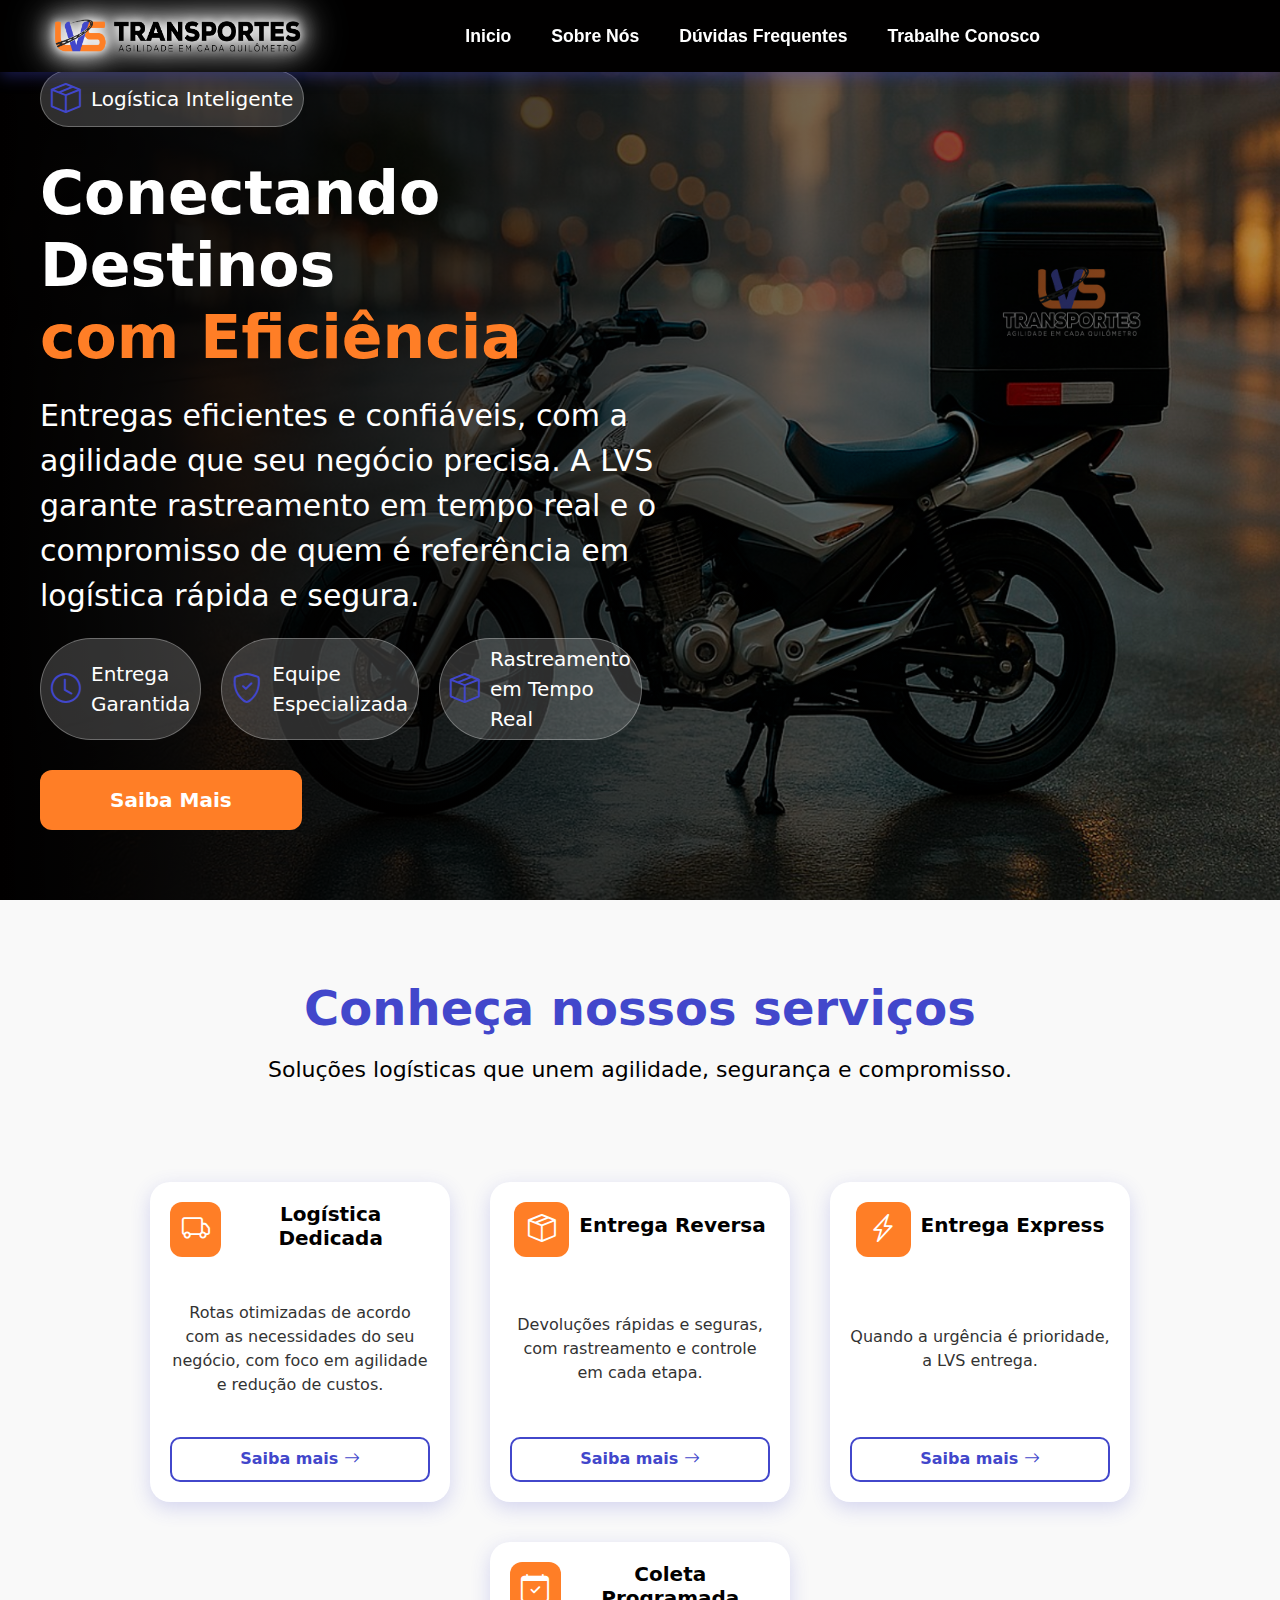
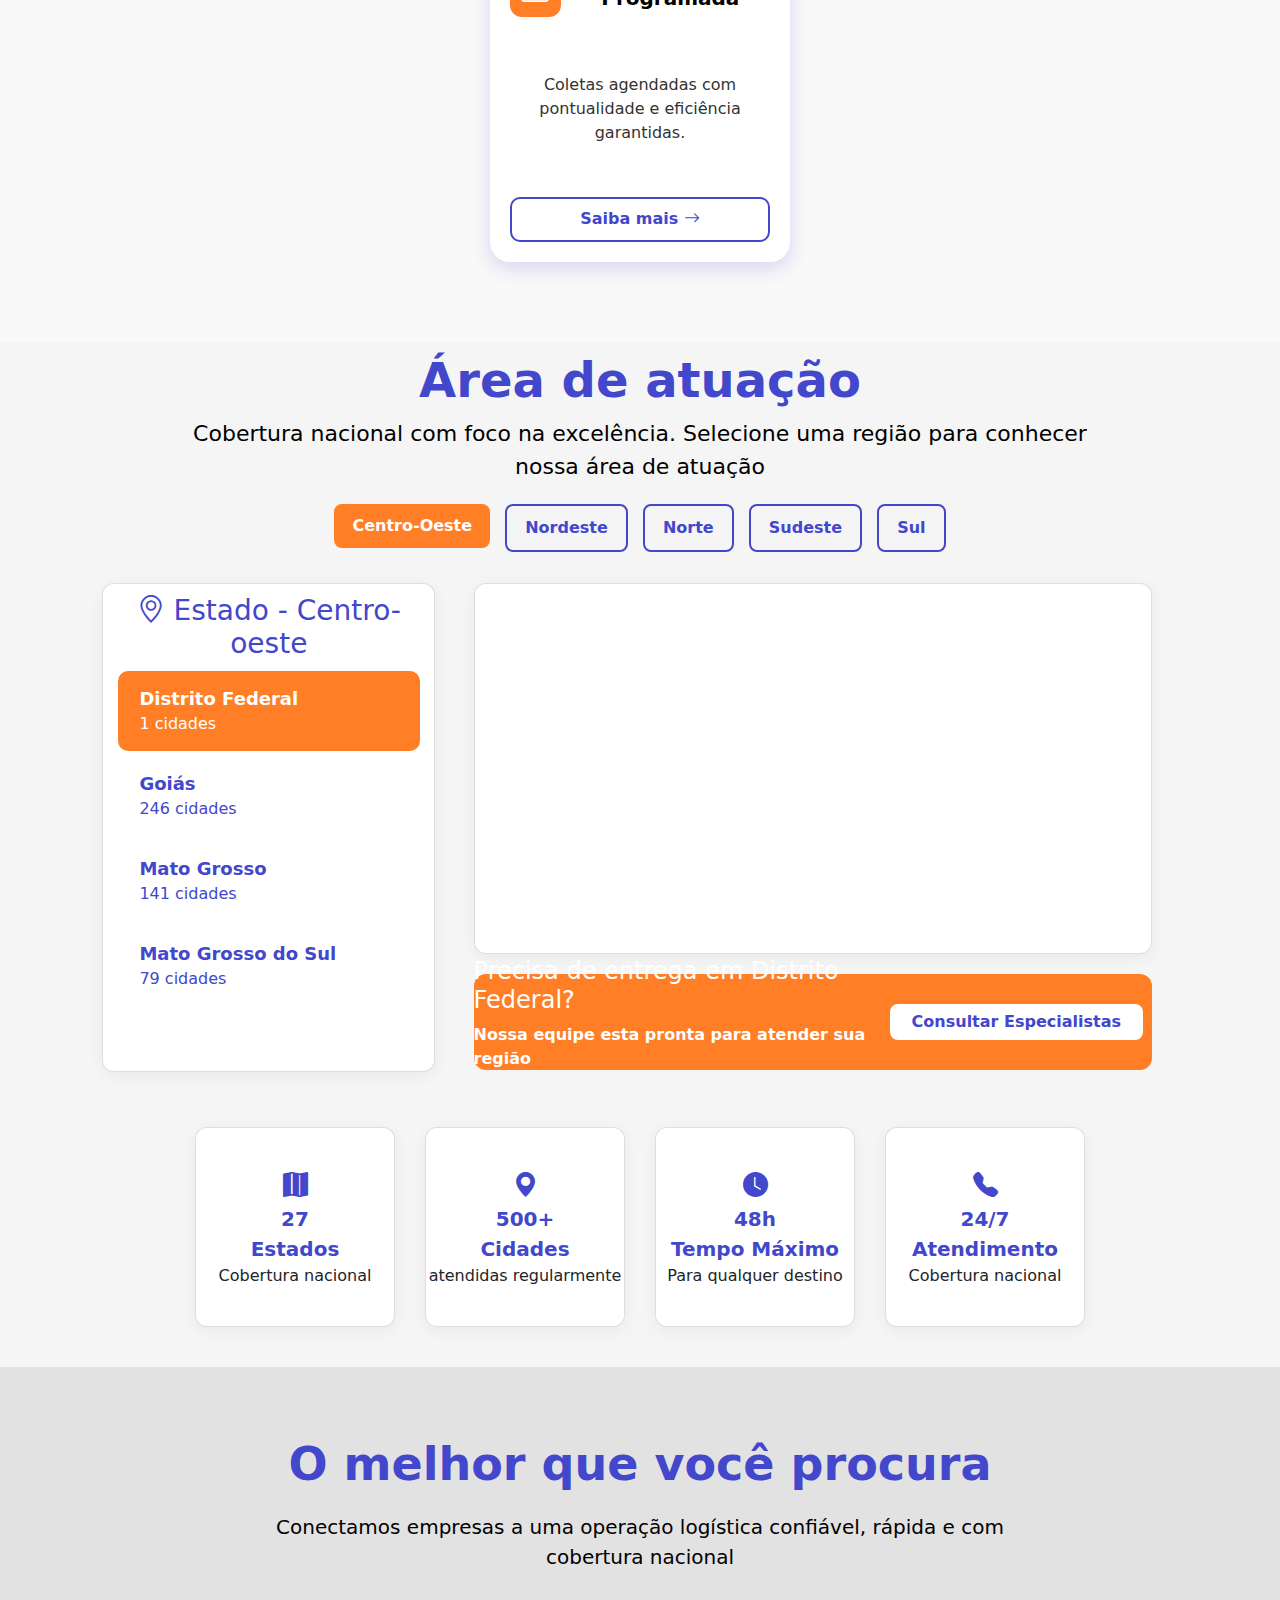
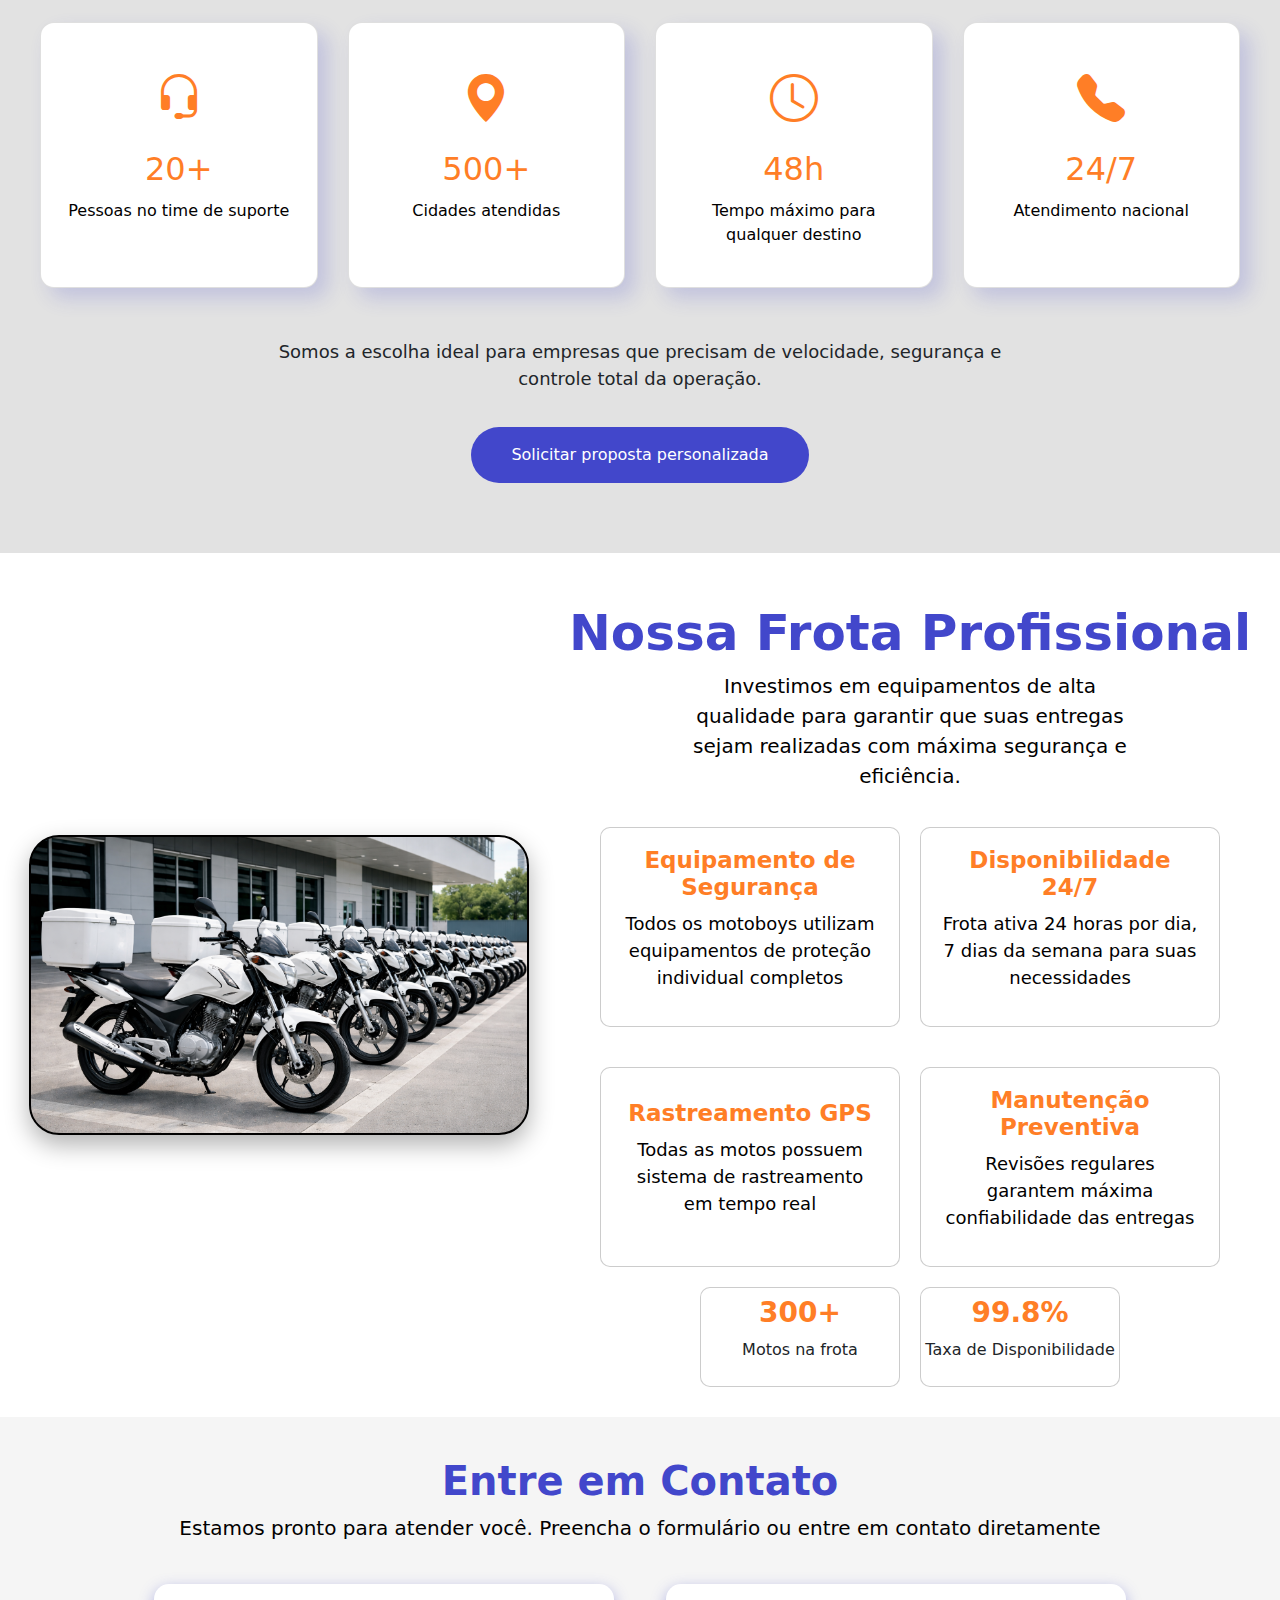
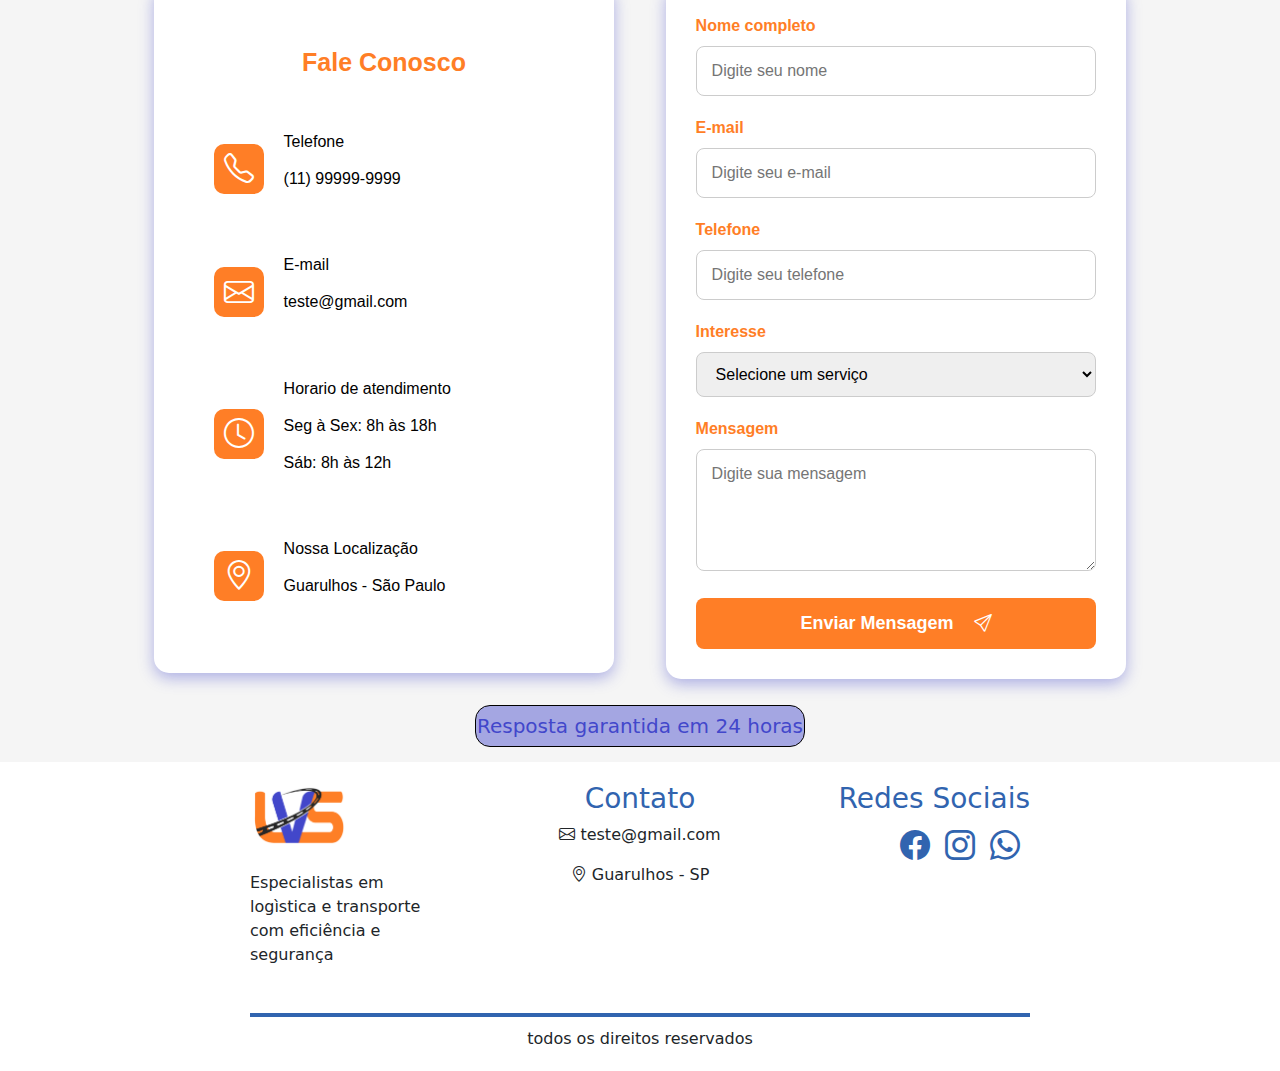
<file: index.html>
<!DOCTYPE html>
<html lang="pt-br">

<head>
    <meta charset="UTF-8" />
    <meta name="viewport" content="width=device-width, initial-scale=1.0" />

    <link href="https://cdn.jsdelivr.net/npm/bootstrap@5.3.3/dist/css/bootstrap.min.css" rel="stylesheet" />
    <link href="https://cdn.jsdelivr.net/npm/bootstrap-icons@1.11.1/font/bootstrap-icons.css" rel="stylesheet" />

    <link rel="stylesheet" href="style.css" />

    <title>LVS</title>
</head>
<!-- arrumar botão do modal para ir na whatapp
  arrumar os botoes de redes sociais do footer-->

<body>
    <!-- ======= Cabeçario ======= -->
    <header class="cabecario">
        <div class="interface">
            <div class="MenuDireita">
                <img src="img/Logo-LVS2.png" alt="Logo LVS" />
            </div>
            <div class="MenuEsquerda">
                <nav>
                    <ul>
                        <li><a href="index.html">Inicio</a></li>
                        <li><a href="SobreNos/SobreNos.html">Sobre Nós</a></li>
                        <li><a href="DuvidaFrequente/Duvida.html">Dúvidas Frequentes</a></li>
                        <li><a href="formulario/FORM1.html">Trabalhe Conosco</a></li>
                    </ul>
                </nav>
            </div>
        </div>
    </header>
    <!-- ======= Cabeçario ======= -->

    <!-- ======= Inicio ======= -->
    <section class="Inicio">
        <div class="TelaNegra"></div>

        <div class="interface-Inicio">
            <div class="InicioLeft">
                <div class="primeiro">
                    <div class="prim">
                        <i class="bi bi-box-seam"></i>
                        Logística Inteligente
                    </div>
                </div>

                <div class="segunda">
                    <h1>Conectando Destinos <span>com Eficiência</span></h1>
                    <p>
                        Entregas eficientes e confiáveis, com a agilidade que seu negócio precisa. A LVS garante rastreamento em tempo real e o compromisso de quem é referência em logística rápida e segura.
                    </p>
                </div>

                <div class="terceira">
                    <div class="terce terceira1">
                        <i class="bi bi-clock"></i>Entrega Garantida
                    </div>
                    <div class="terce terceira2">
                        <i class="bi bi-shield-check"></i>Equipe Especializada
                    </div>
                    <div class="terce terceira3">
                        <i class="bi bi-box-seam"></i>Rastreamento em Tempo Real
                    </div>
                </div>

                <div class="quarta">
                    <button onclick="document.getElementById('servicos').scrollIntoView({ behavior: 'smooth' })">
                        Saiba Mais
                    </button>
                </div>
            </div>

            <div class="InicioRight"></div>
        </div>
    </section>
    <!-- ======= Inicio ======= -->

        <!-- ======= Serviços ======= -->
    <section class="servicos" id="servicos">
        <div class="interface-servico">
            <div class="cima">
                <h1>Conheça nossos serviços</h1>
                <p>Soluções logísticas que unem agilidade, segurança e compromisso.</p>
            </div>

            <div class="baixo">
                <div class="servico">
                    <div class="part1">
                        <div class="icon"><i class="bi bi-truck"></i></div>
                        <h4>Logística Dedicada</h4>
                    </div>
                    <div class="part2">

                        <p>
                            Rotas otimizadas de acordo com as necessidades do seu negócio, com foco em agilidade e redução de custos.
                        </p>
                    </div>
                    <div class="part3">
                        <button data-modal="modal1">
                            Saiba mais <i class="bi bi-arrow-right"></i>
                        </button>
                    </div>
                </div>

                <div class="servico">
                    <div class="part1">
                        <div class="icon"><i class="bi bi-box-seam"></i></div>
                        <h4>Entrega Reversa</h4>
                    </div>
                    <div class="part2">

                        <p>
                            Devoluções rápidas e seguras, com rastreamento e controle em cada etapa.
                        </p>
                    </div>
                    <div class="part3">
                        <button data-modal="modal2">
                            Saiba mais <i class="bi bi-arrow-right"></i>
                        </button>
                    </div>
                </div>

                <div class="servico">
                    <div class="part1">
                        <div class="icon"><i class="bi bi-lightning-charge"></i></div>
                        <h4>Entrega Express</h4>
                    </div>
                    <div class="part2">

                        <p>
                            Quando a urgência é prioridade, a LVS entrega.
                        </p>
                    </div>
                    <div class="part3">
                        <button data-modal="modal3">
                            Saiba mais <i class="bi bi-arrow-right"></i>
                        </button>
                    </div>
                </div>

                <div class="servico">
                    <div class="part1">
                        <div class="icon"><i class="bi bi-calendar-check"></i></div>
                        <h4>Coleta Programada</h4>
                    </div>
                    <div class="part2">

                        <p>Coletas agendadas com pontualidade e eficiência garantidas.</p>
                    </div>
                    <div class="part3">
                        <button data-modal="modal4">
                            Saiba mais <i class="bi bi-arrow-right"></i>
                        </button>
                    </div>
                </div>
            </div>
        </div>
        <!-- ======= Modais ======= -->
        <div id="modal1" class="modal">
            <div class="modal-content">
                <span class="close">&times;</span>
                <div class="model-1">
                    <div class="icon"><i class="bi bi-truck"></i></div>
                    <h3>Logística Dedicada</h3>
                </div>
                <div class="model-2">
                    <div class="model-2-Esquerda">
                        <h5>Principais Benefícios</h5>
                        <p>
                            <i class="bi bi-check2-circle"></i>Roteirização inteligente para reduzir custos e prazos de entrega.
                        </p>
                        <p>
                            <i class="bi bi-check2-circle"></i>Monitoramento em tempo real com acesso total às informações da rota.
                        </p>
                        <p>
                            <i class="bi bi-check2-circle"></i>Integração completa com sistemas ERP e WMS corporativos.
                        </p>
                        <p>
                            <i class="bi bi-check2-circle"></i>Relatórios personalizados com indicadores de desempenho logístico.
                        </p>
                    </div>
                    <div class="model-2-Direita">
                        <h5>Diferenciais Técnicos</h5>
                        <p>
                            <i class="bi bi-check-circle-fill"></i>Cobertura nacional com estrutura própria de atendimento.
                        </p>
                        <p>
                            <i class="bi bi-check-circle-fill"></i>Frota rastreada e equipada com tecnologia de telemetria.
                        </p>
                        <p>
                            <i class="bi bi-check-circle-fill"></i>Equipe especializada em logística e controle de entregas.
                        </p>
                        <p>
                            <i class="bi bi-check-circle-fill"></i>Plataforma digital para gestão de rotas e acompanhamento de performance.
                        </p>
                    </div>
                </div>
                <div class="model-3">
                    <div class="info">
                        <h5></h5>
                    </div>
                    <div class="info infor1-1">
                        <div class="info1">
                            <h4>Prazo médio:</h4>
                            <p>2 a 24 horas</p>
                        </div>
                        <div class="info1">
                            <h4>Cobertura:</h4>
                            <p>Todo o território nacional</p>
                        </div>
                        <div class="info1">
                            <h4>Atendimento:</h4>
                            <p>24 horas por dia, 7 dias por semana</p>
                        </div>
                    </div>
                </div>
                <div class="model-4">
                    <button>Solicitar atendimento personalizado</button>
                </div>
            </div>
        </div>

        <div id="modal2" class="modal">
            <div class="modal-content">
                <span class="close">&times;</span>
                <div class="model-1">
                    <div class="icon"><i class="bi bi-box-seam"></i></div>
                    <h3>Entrega Reversa</h3>
                </div>
                <div class="model-2">
                    <div class="model-2-Esquerda">
                        <h5>Principais Benefícios</h5>
                        <p>
                            <i class="bi bi-check2-circle"></i>Coleta domiciliar ou em pontos autorizados, conforme necessidade do cliente.
                        </p>
                        <p>
                            <i class="bi bi-check2-circle"></i>Triagem e classificação dos itens devolvidos com rastreabilidade total.
                        </p>
                        <p>
                            <i class="bi bi-check2-circle"></i>Documentação completa e emissão de comprovantes de devolução.
                        </p>
                        <p>
                            <i class="bi bi-check2-circle"></i>Transporte seguro e monitorado até o destino final.
                        </p>
                    </div>
                    <div class="model-2-Direita">
                        <h5>Diferenciais Técnicos</h5>
                        <p>
                            <i class="bi bi-check-circle-fill"></i>Rastreabilidade completa em todas as etapas do processo.
                        </p>
                        <p>
                            <i class="bi bi-check-circle-fill"></i>Redução de custos logísticos em até 30% por meio de roteirização inteligente.</p>
                        <p>
                            <i class="bi bi-check-circle-fill"></i>Conformidade com normas fiscais e ambientais aplicáveis.
                        </p>
                        <p>
                            <i class="bi bi-check-circle-fill"></i>Integração com sistemas de gestão (ERP, WMS e plataformas do cliente).
                        </p>
                    </div>
                </div>
                <div class="model-3">
                    <div class="info">
                        <h5></h5>
                    </div>
                    <div class="info infor1-1">
                        <div class="info1">
                            <h4>Prazo médio:</h4>
                            <p>2 a 24 horas</p>
                        </div>
                        <div class="info1">
                            <h4>Cobertura:</h4>
                            <p>Todo o território nacional</p>
                        </div>
                        <div class="info1">
                            <h4>Atendimento:</h4>
                            <p>24 horas por dia, 7 dias por semana com emissão de nota fiscal de devolução</p>
                        </div>
                    </div>
                </div>
                <div class="model-4">
                    <button>Solicitar atendimento personalizado</button>
                </div>
            </div>
        </div>

        <div id="modal3" class="modal">
            <div class="modal-content">
                <span class="close">&times;</span>
                <div class="model-1">
                    <div class="icon"><i class="bi bi-lightning-charge"></i></div>
                    <h3>Entrega Express</h3>
                </div>
                <div class="model-2">
                    <div class="model-2-Esquerda">
                        <h5>Principais Benefícios</h5>
                        <p>
                            <i class="bi bi-check2-circle"></i>Resposta imediata para demandas urgentes, com coleta e entrega em até 3 horas.
                        </p>
                        <p><i class="bi bi-check2-circle"></i>Equipe especializada disponível 24h por dia, 7 dias por semana.</p>
                        <p>
                            <i class="bi bi-check2-circle"></i>Acompanhamento em tempo real do status de coleta e entrega.
                        </p>
                        <p>
                            <i class="bi bi-check2-circle"></i>Relatórios detalhados com indicadores de desempenho logístico.
                        </p>
                    </div>
                    <div class="model-2-Direita">
                        <h5>Diferenciais Técnicos</h5>
                        <p>
                           <i class="bi bi-check-circle-fill"></i>Cobertura regional e nacional, com atendimento prioritário.
                        </p>
                        <p>
                            <i class="bi bi-check-circle-fill"></i>Frota rastreada, garantindo segurança e pontualidade.
                        </p>
                        <p>
                            <i class="bi bi-check-circle-fill"></i>Tecnologia de monitoramento em tempo real em todas as etapas.
                        </p>
                        <p>
                            <i class="bi bi-check-circle-fill"></i>Gestão automatizada de rotas para reduzir tempo e custos operacionais.
                        </p>
                    </div>
                </div>
                <div class="model-3">
                    <div class="info">
                        <h5></h5>
                    </div>
                    <div class="info infor1-1">
                        <div class="info1">
                            <h4>Tempo médio de entrega:</h4>
                            <p>2 a 4 horas (local) e 24 a 48h (nacional)</p>
                        </div>
                        <div class="info1">
                            <h4>Cobertura:</h4>
                            <p>Nacional</p>
                        </div>
                        <div class="info1">
                            <h4>Disponibilidade:</h4>
                            <p>Atendimento 24/7 com suporte em tempo real</p>
                        </div>
                    </div>
                </div>
                <div class="model-4">
                    <button>Solicitar atendimento personalizado</button>
                </div>
            </div>
        </div>

        <div id="modal4" class="modal">
            <div class="modal-content">
                <span class="close">&times;</span>
                <div class="model-1">
                    <div class="icon"><i class="bi bi-calendar-check"></i></div>
                    <h3>Coleta Programada</h3>
                </div>
                <div class="model-2">
                    <div class="model-2-Esquerda">
                        <h5>Principais Benefícios</h5>
                        <p>
                            <i class="bi bi-check2-circle"></i>Agendamento antecipado com mínimo de 24h e total previsibilidade.
                        </p>
                        <p>
                            <i class="bi bi-check2-circle"></i>Janelas de entrega flexíveis, adaptadas à rotina do cliente.
                        </p>
                        <p>
                            <i class="bi bi-check2-circle"></i>Confirmação automática de coleta e entrega com o destinatário.
                        </p>
                        <p>
                            <i class="bi bi-check2-circle"></i>Opção de entregas recorrentes (diárias, semanais ou mensais).
                        </p>
                    </div>
                    <div class="model-2-Direita">
                        <h5>Sistema de Gestão Online</h5>
                        <p><i class="bi bi-check-circle-fill"></i>Plataforma digital integrada para acompanhamento das entregas.</p>
                        <p><i class="bi bi-check-circle-fill"></i>Notificações automáticas em cada etapa do processo.</p>
                        <p><i class="bi bi-check-circle-fill"></i>Comprovantes digitais e históricos acessíveis em tempo real.</p>
                        <p><i class="bi bi-check-circle-fill"></i>Suporte técnico especializado para clientes corporativos.</p>
                    </div>
                </div>
                <div class="model-3">
                    <div class="info">
                        <h5></h5>
                    </div>
                    <div class="info infor1-1">
                        <div class="info1">
                            <h4>Prazo Médio:</h4>
                            <p>24 horas</p>
                        </div>
                        <div class="info1">
                            <h4>Cobertura:</h4>
                            <p> Personalizada por contrato ou demanda</p>
                        </div>
                        <div class="info1">
                            <h4>Disponibilidade:</h4>
                            <p>Diária, semanal ou mensal</p>
                        </div>
                    </div>
                </div>
                <div class="model-4">
                    <button>Solicitar atendimento personalizado</button>
                </div>
            </div>
        </div>
        <!-- ======= Modais ======= -->
    </section>
    <!-- ======= Serviços ======= -->

    <!-- ======= Áreas de atuações ======= -->
    <section class="AreaAtuacao">
        <div class="interface-atuacao">
            <div class="cima1">
                <div class="atuacao">
                    <h1>Área de atuação</h1>
                    <p>
                        Cobertura nacional com foco na excelência. Selecione uma região para
                        conhecer nossa área de atuação
                    </p>
                </div>
                <div class="regioes">
                    <button class="btn-regiao" data-regiao="centro-oeste">
                        Centro-Oeste
                    </button>
                    <button class="btn-regiao" data-regiao="nordeste">Nordeste</button>
                    <button class="btn-regiao" data-regiao="norte">Norte</button>
                    <button class="btn-regiao" data-regiao="sudeste">Sudeste</button>
                    <button class="btn-regiao" data-regiao="sul">Sul</button>
                </div>
            </div>
            <div class="interface-maps">
                <div class="meio1">
                    <div class="meio1-1">
                        <div class="botoes-estados" id="botoes-estados">
                            <h1><i class="bi bi-geo-alt"></i>Estado -</h1>
                            Selecione uma região
                        </div>
                    </div>
                    <div class="meio1-2">
                        <div class="mapa" id="mapa-container">Mapa</div>
                        <div class="MapaContato">
                            <div class="MapaContatoEsquer">
                                <h4>precisa de entrega em ?</h4>
                                <p>Nossa equipe esta pronta para atender sua região</p>
                            </div>
                            <div class="MapaContatoDirei">
                                <button>Consultar Especialistas</button>
                            </div>
                        </div>
                    </div>
                </div>
            </div>
            <div class="baixo1">
                <div class="BaixoInfo">
                    <div class="iconestado"><i class="bi bi-map-fill"></i></div>
                    <div class="BaixoInfo1">27</div>
                    <div class="BaixoInfo2">Estados</div>
                    <div class="BaixoInfo3">Cobertura nacional</div>
                </div>
                <div class="BaixoInfo">
                    <div class="iconestado"><i class="bi bi-geo-alt-fill"></i></div>
                    <div class="BaixoInfo1">500+</div>
                    <div class="BaixoInfo2">Cidades</div>
                    <div class="BaixoInfo3">atendidas regularmente</div>
                </div>
                <div class="BaixoInfo">
                    <div class="iconestado"><i class="bi bi-clock-fill"></i></div>
                    <div class="BaixoInfo1">48h</div>
                    <div class="BaixoInfo2">Tempo Máximo</div>
                    <div class="BaixoInfo3">Para qualquer destino</div>
                </div>
                <div class="BaixoInfo">
                    <div class="iconestado"><i class="bi bi-telephone-fill"></i></div>
                    <div class="BaixoInfo1">24/7</div>
                    <div class="BaixoInfo2">Atendimento</div>
                    <div class="BaixoInfo3">Cobertura nacional</div>
                </div>
            </div>
        </div>
    </section>
    <!-- ======= Áreas de atuações ======= -->

    <!-- ======= Procura ======= -->
<section class="procura">
    <div class="procura-container">

        <h1>O melhor que você procura</h1>
        <p class="subtitulo">
            Conectamos empresas a uma operação logística confiável,
            rápida e com cobertura nacional
        </p>

        <div class="cards-info">
            <div class="card">
                <i class="bi bi-headset"></i>
                <h3>20+</h3>
                <span>Pessoas no time de suporte</span>
            </div>

            <div class="card">
                <i class="bi bi-geo-alt-fill"></i>
                <h3>500+</h3>
                <span>Cidades atendidas</span>
            </div>

            <div class="card">
                <i class="bi bi-clock"></i>
                <h3>48h</h3>
                <span>Tempo máximo para qualquer destino</span>
            </div>

            <div class="card">
                <i class="bi bi-telephone-fill"></i>
                <h3>24/7</h3>
                <span>Atendimento nacional</span>
            </div>
        </div>

        <p class="texto-final">
            Somos a escolha ideal para empresas que precisam de velocidade,
            segurança e controle total da operação.
        </p>

        <button class="btn-proposta">Solicitar proposta personalizada</button>

    </div>
</section>
    <!-- ======= Procura ======= -->



    

    <!-- ======= Frota ======= -->
    <section class="NossaFrota">
        <div class="interface-frota">
            <div class="NossaFrotaEsquerdo">
                <div class="FrotaImagem"></div>
            </div>
            <div class="NossaFrotaDireito">
                <div class="FrotaCima">
                    <h1>Nossa Frota Profissional</h1>
                    <p>
                        Investimos em equipamentos de alta qualidade para garantir que suas
                        entregas sejam realizadas com máxima segurança e eficiência.
                    </p>
                </div>
                <div class="FrotaMeio">
                    <div class="FrotaMeio1">
                        <h3>Equipamento de Segurança</h3>
                        <p>
                            Todos os motoboys utilizam equipamentos de proteção individual
                            completos
                        </p>
                    </div>
                    <div class="FrotaMeio1">
                        <h3>Disponibilidade 24/7</h3>
                        <p>
                            Frota ativa 24 horas por dia, 7 dias da semana para suas
                            necessidades
                        </p>
                    </div>
                    <div class="FrotaMeio1">
                        <h3>Rastreamento GPS</h3>
                        <p>Todas as motos possuem sistema de rastreamento em tempo real</p>
                    </div>
                    <div class="FrotaMeio1">
                        <h3>Manutenção Preventiva</h3>
                        <p>
                            Revisões regulares garantem máxima confiabilidade das entregas
                        </p>
                    </div>
                </div>

                <div class="FrotaBaixo">
                    <div class="FrotaBaixoDiv">
                        <h3>300+</h3>
                        <p>Motos na frota</p>
                    </div>
                    <div class="FrotaBaixoDiv">
                        <h3>99.8%</h3>
                        <p>Taxa de Disponibilidade</p>
                    </div>
                </div>
            </div>
        </div>
    </section>
    <!-- ======= Frota ======= -->

    <!-- ======= Entre em contato ======= -->
    <section class="EntreContato">
        <div class="ContatoCima">
            <h3>Entre em Contato</h3>
            <p>
                Estamos pronto para atender você. Preencha o formulário ou entre em
                contato diretamente
            </p>
        </div>

        <div class="ContatoMeio">

            <div class="ContatoMeioEsquerda">
                <div class="FaleConosco">
                    <div class="Conosco conosco1">Fale Conosco</div>
                    <div class="conosco2">
                        <div class="conosco1-1">
                            <i class="bi bi-telephone"></i>
                        </div>
                        <div class="conosco1-2">
                            <p>Telefone</p>
                            <p>(11) 99999-9999</p>
                        </div>
                    </div>
                    <div class="conosco2">
                        <div class="conosco1-1">
                            <i class="bi bi-envelope"></i>
                        </div>
                        <div class="conosco1-2">
                            <p>E-mail</p>
                            <p>teste@gmail.com</p>
                        </div>
                    </div>
                    <div class="conosco2">
                        <div class="conosco1-1">
                            <i class="bi bi-clock"></i>
                        </div>
                        <div class="conosco1-2">
                            <p>Horario de atendimento</p>
                            <p>Seg à Sex: 8h às 18h</p>
                            <p>Sáb: 8h às 12h</p>
                        </div>
                    </div>
                    <div class="conosco2">
                        <div class="conosco1-1">
                            <i class="bi bi-geo-alt"></i>
                        </div>
                        <div class="conosco1-2">
                            <p>Nossa Localização</p>
                            <p>Guarulhos - São Paulo</p>
                        </div>
                    </div>
                </div>
            </div>

            <div class="ContatoMeioDireita">
                <div class="formulario">
                    <form action="">
                        <div class="form-group">
                            <label for="nome">Nome completo</label>
                            <input type="text" id="nome" name="nome" placeholder="Digite seu nome" required />
                        </div>
                        <div class="form-group">
                            <label for="email">E-mail</label>
                            <input type="email" id="email" name="email" placeholder="Digite seu e-mail" required />
                        </div>
                        <div class="form-group">
                            <label for="telefone">Telefone</label>
                            <input type="tel" id="telefone" name="telefone" placeholder="Digite seu telefone"
                                required />
                        </div>
                        <div class="form-group">
                            <label for="interesse">Interesse</label>
                            <select id="interesse" name="interesse" required>
                                <option value="">Selecione um serviço</option>
                                <option value="servico1">Serviço 1</option>
                                <option value="servico2">Serviço 2</option>
                                <option value="servico3">Serviço 3</option>
                            </select>
                        </div>
                        <div class="form-group">
                            <label for="mensagem">Mensagem</label>
                            <textarea id="mensagem" name="mensagem" placeholder="Digite sua mensagem" rows="4"
                                required></textarea>
                        </div>
                        <button type="submit">Enviar Mensagem <i class="bi bi-send"></i></button>
                    </form>
                </div>
            </div>
        </div>
        <div class="ContatoBaixo">
            <div class="ContatoBaixo1">Resposta garantida em 24 horas</div>
        </div>
    </section>
    <!-- ======= Entre em contato ======= -->

    <!-- ======= Rodape ======= -->
    <footer class="Rodape">
        <div class="RodapeCima">

            <div class="CimaEsquerda">
                <img src="../img/Logo-LVS3.png" alt="" />
                <p>
                    Especialistas em logìstica e transporte com eficiência e segurança
                </p>
            </div>

            <div class="CimaMeio">
                <h3>Contato</h3>
                <p><i class="bi bi-envelope"></i> teste@gmail.com</p>
                <p><i class="bi bi-geo-alt"></i> Guarulhos - SP</p>
            </div>

            <div class="CimaDireito">
                <div class="CimaDireito1-1">
                    <h3>Redes Sociais</h3>
                </div>
                <div class="CimaDireito1-2">
                    <i class="bi bi-facebook"></i>
                    <i class="bi bi-instagram"></i>
                    <i class="bi bi-whatsapp"></i>
                </div>
            </div>
        </div>

        <div class="RodapeMeio">
            <div class="barra"></div>
        </div>

        <div class="RodapeBaixo">
            todos os direitos reservados
        </div>
    </footer>

</body>
<script src="inicio.js"></script>

</html>
</file>
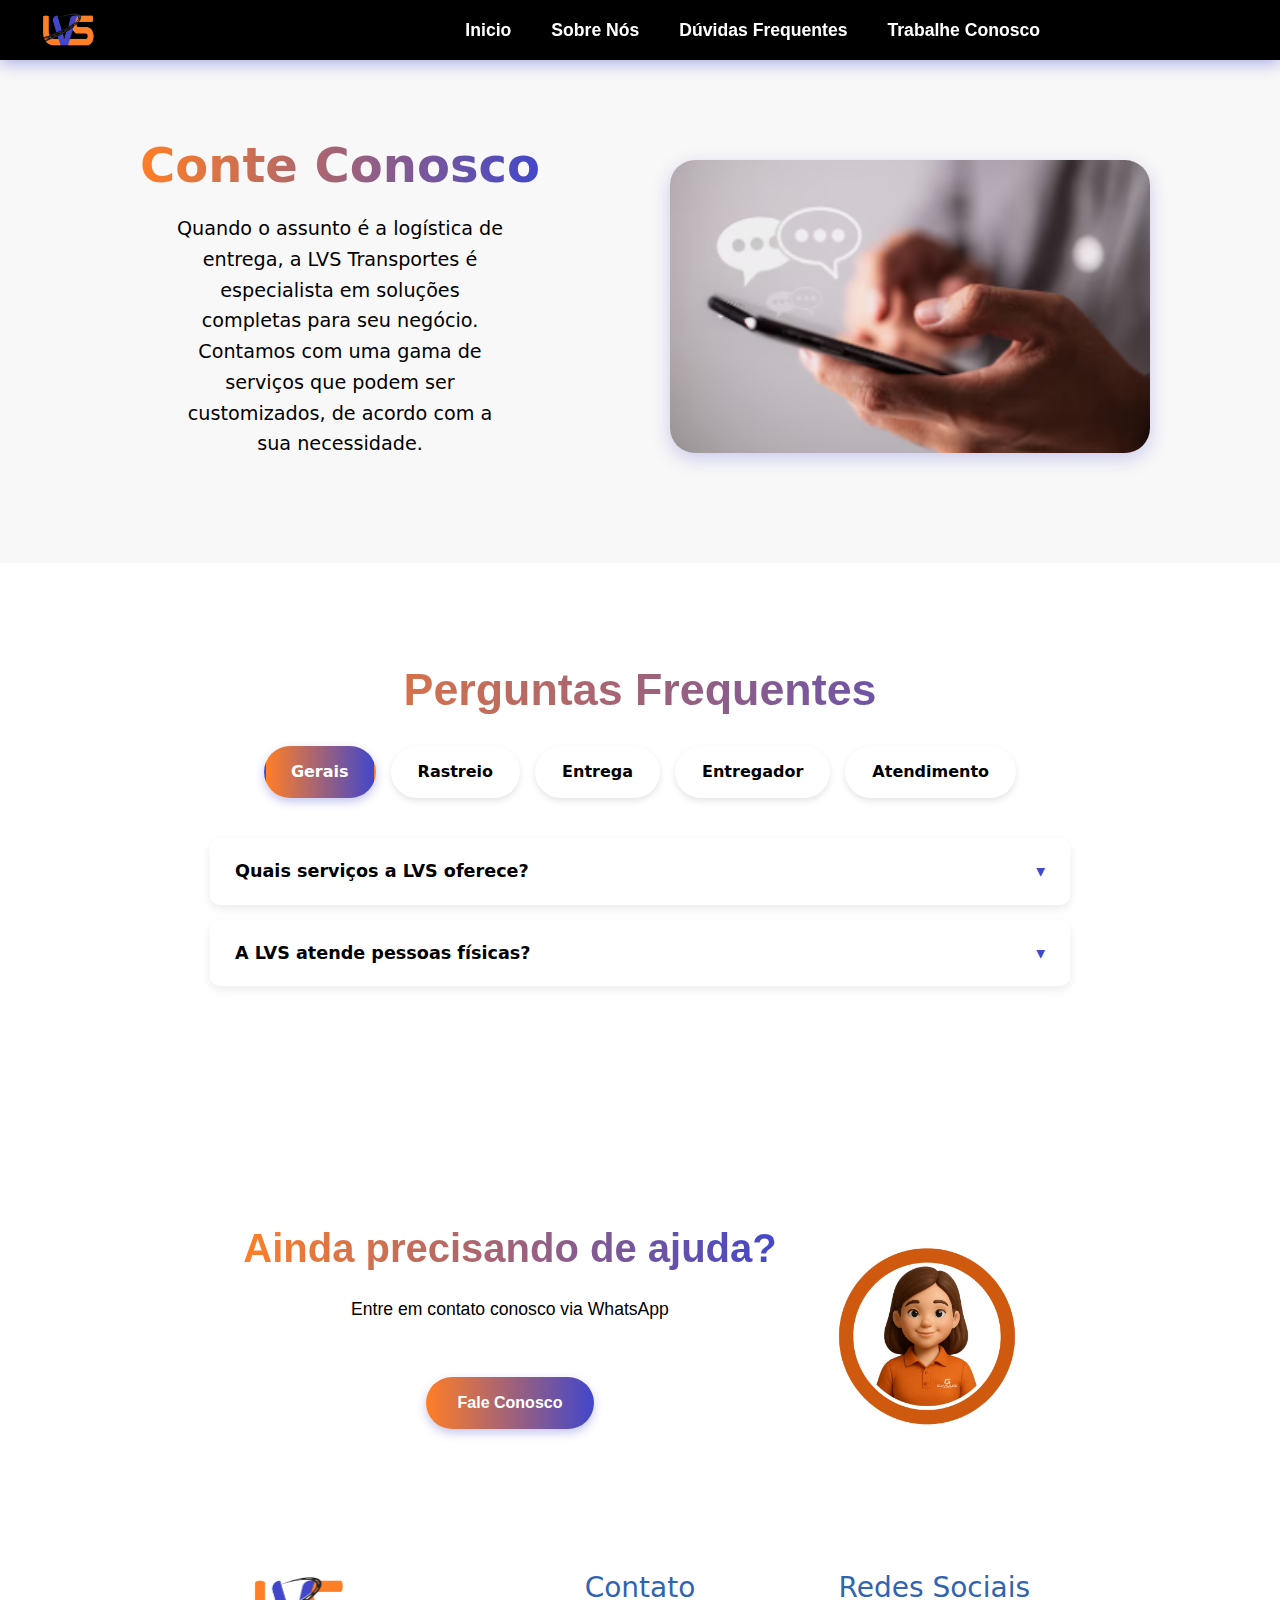
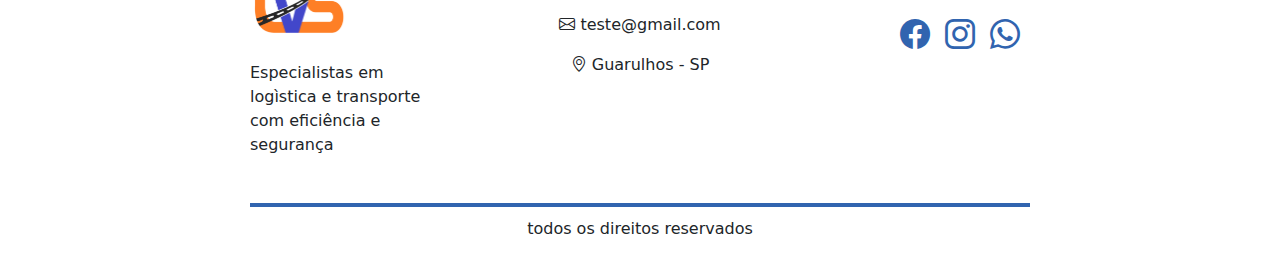
<file: DuvidaFrequente/Duvida.html>
<!DOCTYPE html>
<html lang="pt-br">

<head>
    <meta charset="UTF-8" />
    <meta name="viewport" content="width=device-width, initial-scale=1.0" />
    <link href="https://cdn.jsdelivr.net/npm/bootstrap@5.3.3/dist/css/bootstrap.min.css" rel="stylesheet" />

    <!-- Bootstrap Icons -->
    <link href="https://cdn.jsdelivr.net/npm/bootstrap-icons@1.11.1/font/bootstrap-icons.css" rel="stylesheet" />
    <link rel="stylesheet" href="Duvidas.css" />
    <title>Guarulog</title>
</head>
<!-- Colocar o telefone no fale conosco -->
<body>
    <!-- ======= Cabeçario ======= -->
    <header class="cabecario">
      <div class="interface">
        <div class="MenuDireita">
          <img src="../img/Logo-LVS2.png" alt="Logo LVS" />
        </div>
        <div class="MenuEsquerda">
          <nav>
            <ul>
              <li><a href="../index.html">Inicio</a></li>
              <li><a href="../SobreNos/SobreNos.html">Sobre Nós</a></li>
              <li><a href="Duvida.html">Dúvidas Frequentes</a></li>
              <li><a href="../formulario/FORM1.html">Trabalhe Conosco</a></li>
            </ul>
          </nav>
        </div>
      </div>
    </header>
    <!-- ======= Cabeçario ======= -->
    <main>
        <section class="top">
            <div class="texto">
                <h1>Conte Conosco</h1>
                <p>
                    Quando o assunto é a logística de entrega, a LVS Transportes é
                    especialista em soluções completas para seu negócio. Contamos com
                    uma gama de serviços que podem ser customizados, de acordo com a sua
                    necessidade.
                </p>
            </div>
            <div class="imagem">
                <img src="../img/ConteConosco.png" alt="Quadro Branco" class="imagem7" />
            </div>
        </section>

        <section class="perguntas-frequentes">
            <h2 class="titulo-perguntas">Perguntas Frequentes</h2>

            <div class="abas-perguntas">
                <button class="aba ativa" data-aba="gerais">Gerais</button>
                <button class="aba" data-aba="rastreio">Rastreio</button>
                <button class="aba" data-aba="entrega">Entrega</button>
                <button class="aba" data-aba="entregador">Entregador</button>
                <button class="aba" data-aba="atendimento">Atendimento</button>
            </div>

            <div class="conteudos-abas">
                <!-- Aba Gerais -->
                <div class="conteudo-aba ativa" id="gerais">
                    <div class="item-pergunta">
                        <button class="pergunta">
                            Quais serviços a LVS oferece?
                            <span class="seta">&#9662;</span>
                        </button>
                        <div class="resposta">
                            <p>
                                Oferecemos soluções completas em logística e transporte de
                                encomendas para empresas e e-commerce.
                            </p>
                        </div>
                    </div>

                    <div class="item-pergunta">
                        <button class="pergunta">
                            A LVS atende pessoas físicas?
                            <span class="seta">&#9662;</span>
                        </button>
                        <div class="resposta">
                            <p>
                                Nosso foco é em empresas, mas temos parceiros para atender
                                pessoas físicas em situações específicas.
                            </p>
                        </div>
                    </div>
                </div>

                <!-- Aba Rastreio -->
                <div class="conteudo-aba" id="rastreio">
                    <div class="item-pergunta">
                        <button class="pergunta">
                            Como rastrear minha encomenda?
                            <span class="seta">&#9662;</span>
                        </button>
                        <div class="resposta">
                            <p>
                                Mande uma mensagem para um de nossos atendetes e tera uma resposta em ate 1 hora
                            </p>
                        </div>
                    </div>

                    <div class="item-pergunta">
                        <button class="pergunta">
                            Não sei onde esta o meu pedido. O que fazer?
                            <span class="seta">&#9662;</span>
                        </button>
                        <div class="resposta">
                            <p>
                                Nossos especialista irão te informa o mais breve possivel.
                            </p>
                        </div>
                    </div>
                </div>

                <!-- Aba Entrega -->
                <div class="conteudo-aba" id="entrega">
                    <div class="item-pergunta">
                        <button class="pergunta">
                            Qual o prazo de entrega?
                            <span class="seta">&#9662;</span>
                        </button>
                        <div class="resposta">
                            <p>
                                O prazo depende da região de destino e do tipo de serviço
                                contratado.
                            </p>
                        </div>
                    </div>

                    <div class="item-pergunta">
                        <button class="pergunta">
                            Posso alterar o endereço de entrega?
                            <span class="seta">&#9662;</span>
                        </button>
                        <div class="resposta">
                            <p>
                                Sim, mediante solicitação e análise. Entre em contato com
                                nosso atendimento para verificar a possibilidade.
                            </p>
                        </div>
                    </div>
                </div>

                <!-- Aba Entregador -->
                <div class="conteudo-aba" id="entregador">
                    <div class="item-pergunta">
                        <button class="pergunta">
                            Como ser entregador da LVS?
                            <span class="seta">&#9662;</span>
                        </button>
                        <div class="resposta">
                            <p>
                                Cadastre-se em nosso site na área “Trabalhe Conosco” e aguarde
                                o contato do RH.
                            </p>
                        </div>
                    </div>
                </div>

                <!-- Aba Atendimento -->
                <div class="conteudo-aba" id="atendimento">
                    <div class="item-pergunta">
                        <button class="pergunta">
                            Minha encomenda chegou avariada. O que devo fazer?
                            <span class="seta">&#9662;</span>
                        </button>
                        <div class="resposta">
                            <p>
                                Entre em contato com o suporte e envie fotos do produto para
                                análise e substituição.
                            </p>
                        </div>
                    </div>

                    <div class="item-pergunta">
                        <button class="pergunta">
                            Como falar com a central de atendimento?
                            <span class="seta">&#9662;</span>
                        </button>
                        <div class="resposta">
                            <p>
                                Você pode entrar em contato por telefone, e-mail ou WhatsApp
                                disponíveis no rodapé do site.
                            </p>
                        </div>
                    </div>
                </div>
            </div>
        </section>

        <section class="PrecisaAjuda">
            <div class="container">
                <div class="container-duvidas">
                    <div class="entre-em-contato">
                        <h3>Ainda precisando de ajuda?</h3>
                        <p>Entre em contato conosco via WhatsApp</p>
                        <br />
                        <a href="https://api.whatsapp.com/send?phone=" class="botao-laranja">Fale
                            Conosco</a>
                    </div>

                    <div class="imagens">
                        <img src="../img/mascoteGaruLog.png" alt="Quadro Branco" class="mascoteGarulog" />
                    </div>
                </div>
            </div>
        </section>
    </main>
    <!-- ======= Rodape ======= -->
    <footer class="Rodape">
        <div class="RodapeCima">

            <div class="CimaEsquerda">
                <img src="..//img/Logo-LVS3.png" alt="" />
                <p>
                    Especialistas em logìstica e transporte com eficiência e segurança
                </p>
            </div>

            <div class="CimaMeio">
                <h3>Contato</h3>
                <p><i class="bi bi-envelope"></i> teste@gmail.com</p>
                <p><i class="bi bi-geo-alt"></i> Guarulhos - SP</p>
            </div>

            <div class="CimaDireito">
                <div class="CimaDireito1-1">
                    <h3>Redes Sociais</h3>
                </div>
                <div class="CimaDireito1-2">
                    <i class="bi bi-facebook"></i>
                    <i class="bi bi-instagram"></i>
                    <i class="bi bi-whatsapp"></i>
                </div>
            </div>
        </div>

        <div class="RodapeMeio">
            <div class="barra"></div>
        </div>

        <div class="RodapeBaixo">
            todos os direitos reservados
        </div>
    </footer>
</body>
<script src="Duvidas.js"></script>

</html>
</file>
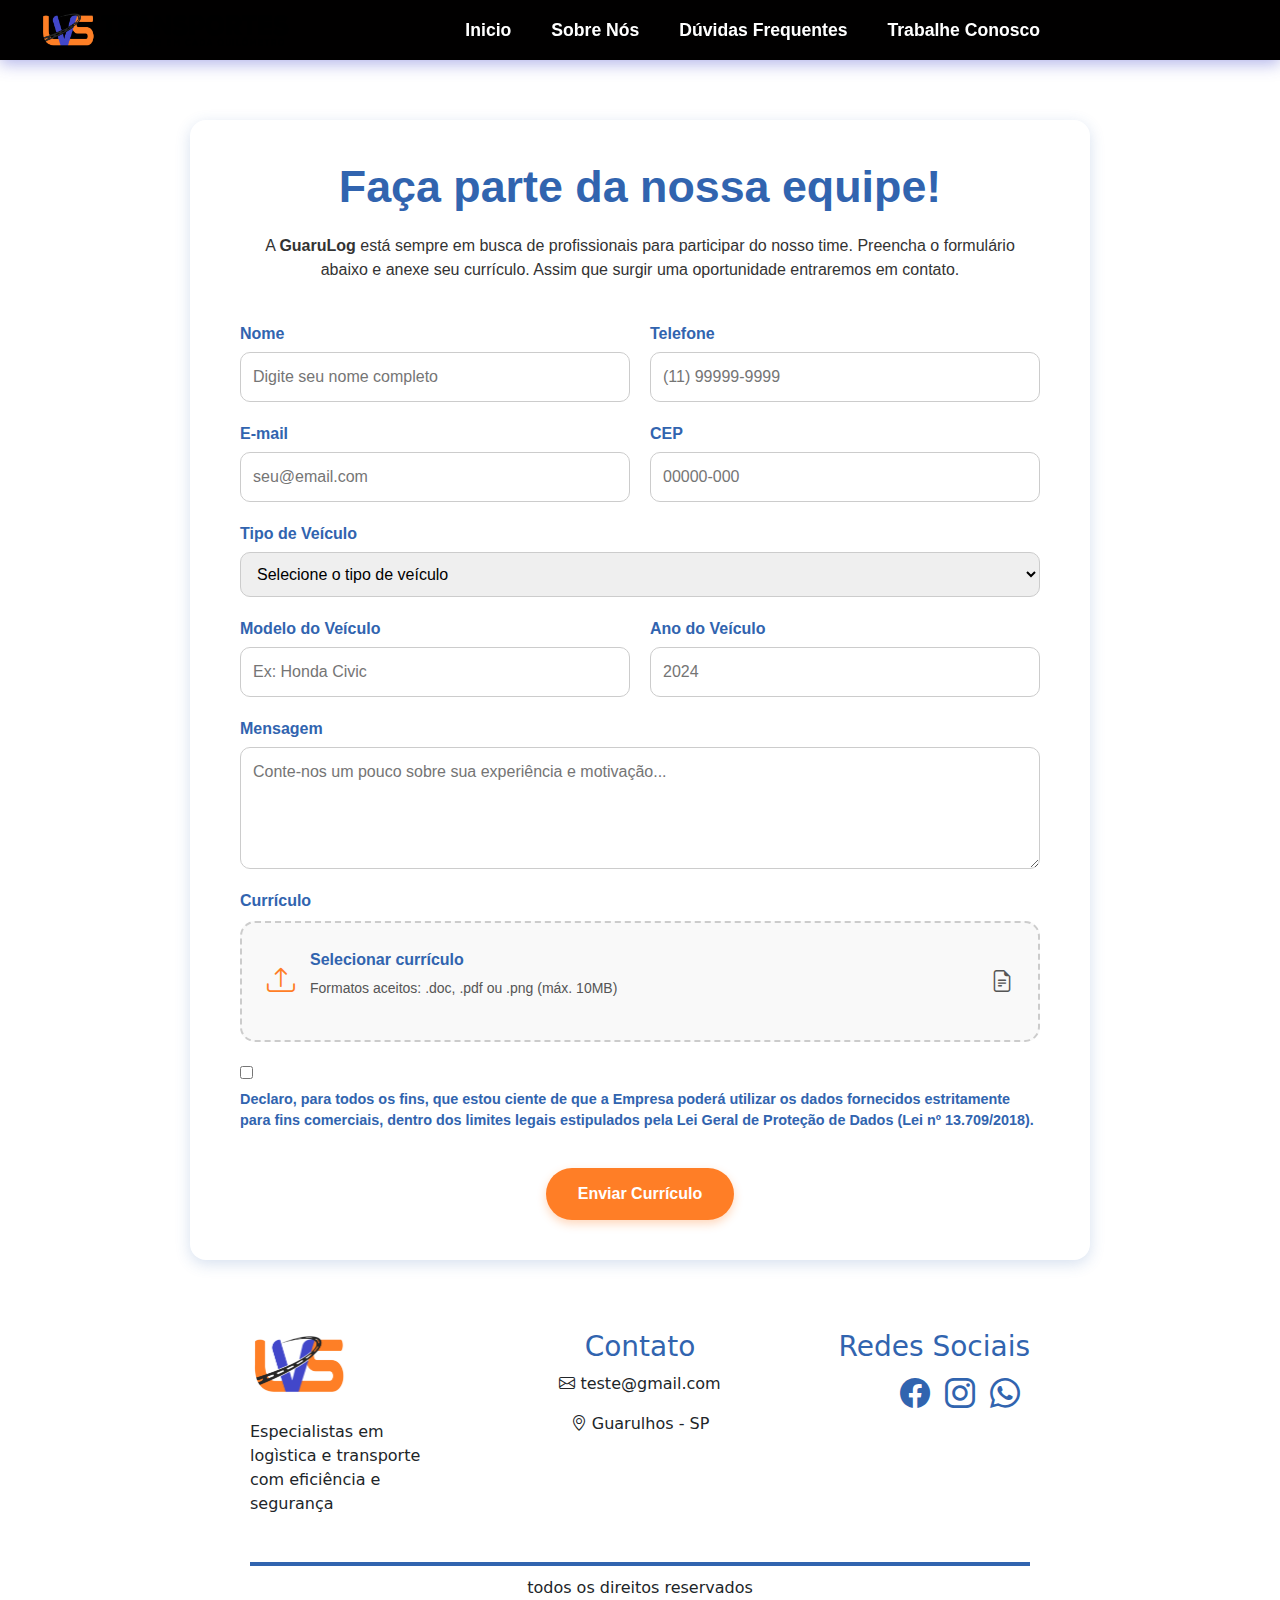
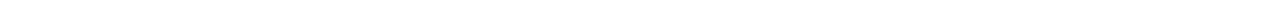
<file: formulario/FORM1.html>
<!DOCTYPE html>
<html lang="pt-BR">

<head>
  <meta charset="UTF-8">
  <meta name="viewport" content="width=device-width, initial-scale=1.0">
  <title>Trabalhe Conosco - GuaruLog</title>
  <link rel="stylesheet" href="TRABALHAMOS.css">
  <link href="https://cdn.jsdelivr.net/npm/bootstrap@5.3.8/dist/css/bootstrap.min.css" rel="stylesheet">
  <link href="https://cdn.jsdelivr.net/npm/bootstrap-icons@1.11.1/font/bootstrap-icons.css" rel="stylesheet">
</head>

<body>
    <!-- ======= Cabeçario ======= -->
    <header class="cabecario">
      <div class="interface">
        <div class="MenuDireita">
          <img src="../img/Logo-LVS2.png" alt="Logo LVS" />
        </div>
        <div class="MenuEsquerda">
          <nav>
            <ul>
              <li><a href="../index.html">Inicio</a></li>
              <li><a href="../SobreNos/SobreNos.html">Sobre Nós</a></li>
              <li><a href="../DuvidaFrequente/Duvida.html">Dúvidas Frequentes</a></li>
              <li><a href="FORM1.html">Trabalhe Conosco</a></li>
            </ul>
          </nav>
        </div>
      </div>
    </header>
    <!-- ======= Cabeçario ======= -->

  <div class="form-container">
    <h2>Faça parte da nossa equipe!</h2>
    <p class="intro">
      A <strong>GuaruLog</strong> está sempre em busca de profissionais para participar do nosso time.
      Preencha o formulário abaixo e anexe seu currículo. Assim que surgir uma oportunidade entraremos em contato.
    </p>

    <form>
      <div class="form-row">
        <div class="form-group">
          <label for="nome">Nome</label>
          <input type="text" id="nome" name="nome" placeholder="Digite seu nome completo" required>
        </div>
        <div class="form-group">
          <label for="telefone">Telefone</label>
          <input type="text" id="telefone" name="telefone" placeholder="(11) 99999-9999" required>
        </div>
      </div>

      <div class="form-row">
        <div class="form-group">
          <label for="email">E-mail</label>
          <input type="email" id="email" name="email" placeholder="seu@email.com" required>
        </div>
        <div class="form-group">
          <label for="cep">CEP</label>
          <input type="text" id="cep" name="cep" placeholder="00000-000" required>
        </div>
      </div>

      <div class="form-group">
        <label for="tipoVeiculo">Tipo de Veículo</label>
        <select id="tipoVeiculo" name="tipoVeiculo" required>
          <option value="">Selecione o tipo de veículo</option>
          <option value="moto">Moto</option>
          <option value="carro">Carro</option>
          <option value="van">Van</option>
        </select>
      </div>

      <div class="form-row">
        <div class="form-group">
          <label for="modeloVeiculo">Modelo do Veículo</label>
          <input type="text" id="modeloVeiculo" name="modeloVeiculo" placeholder="Ex: Honda Civic">
        </div>
        <div class="form-group">
          <label for="anoVeiculo">Ano do Veículo</label>
          <input type="number" id="anoVeiculo" name="anoVeiculo" placeholder="2024">
        </div>
      </div>

      <div class="form-group">
        <label for="mensagem">Mensagem</label>
        <textarea id="mensagem" name="mensagem" rows="4"
          placeholder="Conte-nos um pouco sobre sua experiência e motivação..."></textarea>
      </div>

      <!-- Parte do Currículo -->
      <div class="form-group">
        <label for="curriculo" class="form-label">Currículo</label>
        <div class="file-upload-box">
          <input type="file" id="curriculo" name="curriculo" accept=".doc,.pdf,.png" required>
          <div class="file-upload-content">
            <i class="bi bi-upload upload-icon"></i>
            <div>
              <label for="curriculo" class="upload-text">Selecionar currículo</label>
              <p class="file-info">Formatos aceitos: .doc, .pdf ou .png (máx. 10MB)</p>
            </div>
          </div>
          <i class="bi bi-file-earmark-text file-doc-icon"></i>
        </div>
      </div>

      <div class="form-group checkbox">
        <input type="checkbox" id="lgpd" name="lgpd" required>
        <label for="lgpd">
          Declaro, para todos os fins, que estou ciente de que a Empresa poderá utilizar os dados fornecidos
          estritamente
          para fins comerciais, dentro dos limites legais estipulados pela Lei Geral de Proteção de Dados (Lei nº
          13.709/2018).
        </label>
      </div>

      <button type="submit" class="submit-btn">Enviar Currículo</button>
    </form>
  </div>

 <!-- ======= Rodape ======= -->
    <footer class="Rodape">
        <div class="RodapeCima">

            <div class="CimaEsquerda">
                <img src="../img/Logo-LVS3.png" alt="" />
                <p>
                    Especialistas em logìstica e transporte com eficiência e segurança
                </p>
            </div>

            <div class="CimaMeio">
                <h3>Contato</h3>
                <p><i class="bi bi-envelope"></i> teste@gmail.com</p>
                <p><i class="bi bi-geo-alt"></i> Guarulhos - SP</p>
            </div>

            <div class="CimaDireito">
                <div class="CimaDireito1-1">
                    <h3>Redes Sociais</h3>
                </div>
                <div class="CimaDireito1-2">
                    <i class="bi bi-facebook"></i>
                    <i class="bi bi-instagram"></i>
                    <i class="bi bi-whatsapp"></i>
                </div>
            </div>
        </div>

        <div class="RodapeMeio">
            <div class="barra"></div>
        </div>

        <div class="RodapeBaixo">
            todos os direitos reservados
        </div>
    </footer>
</body>

</html>
</file>
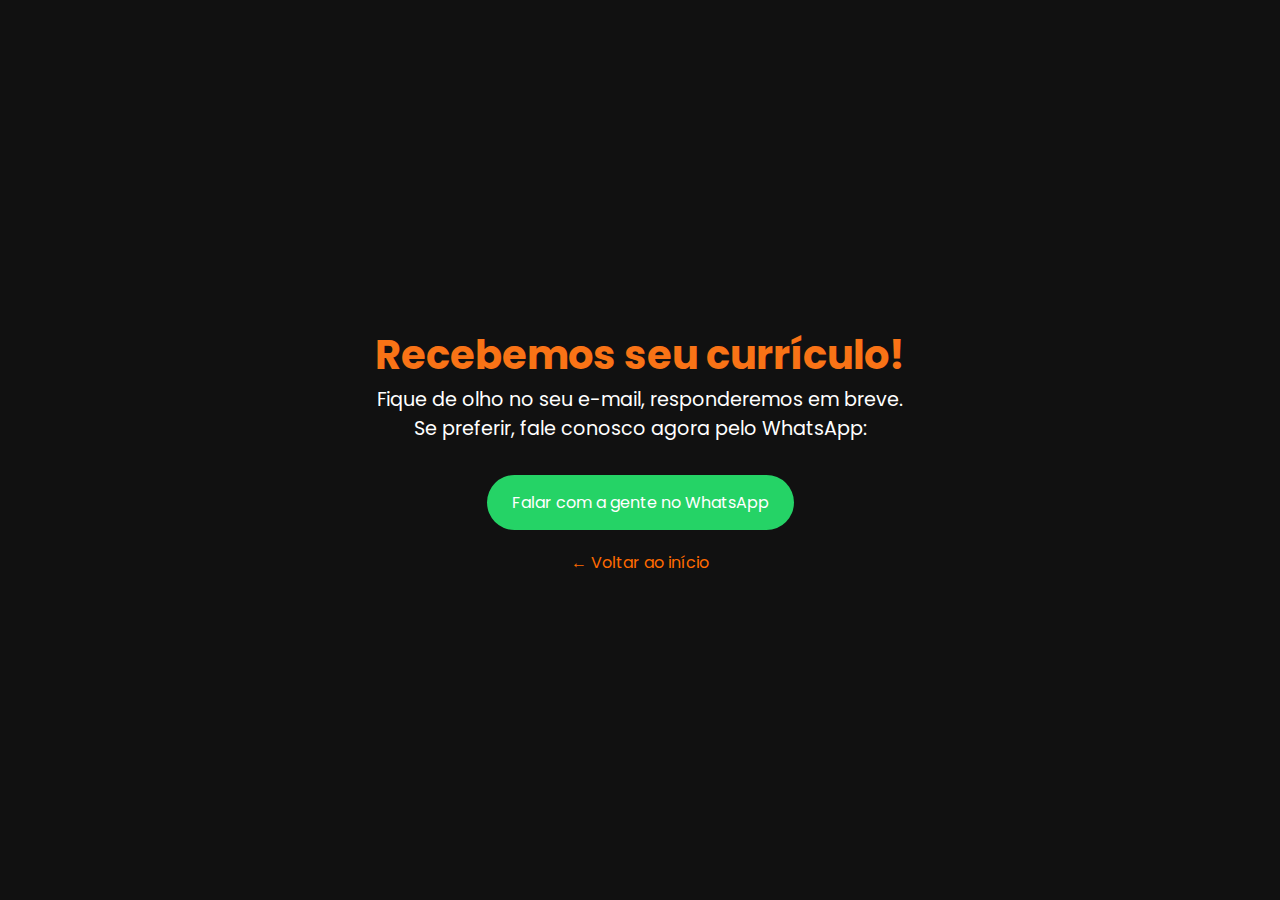
<file: formulario/obrigado.html>
<!DOCTYPE html>
<html lang="pt-BR">

<head>
  <meta charset="UTF-8">
  <meta name="viewport" content="width=device-width, initial-scale=1.0">
  <title>Mensagem Recebida</title>
  <link href="https://fonts.googleapis.com/css2?family=Poppins:wght@400;600&display=swap" rel="stylesheet">
  <link rel="icon" type="image/png" sizes="32x32" href="/img/48.png">
  <link rel="icon" type="image/png" sizes="16x16" href="/img/16.png">
  <style>

     * {
      margin: 0;
      padding: 0;
      box-sizing: border-box;
    }
    
    body {
      font-family: 'Poppins', sans-serif;
      background-color: #111;
      color: white;
      display: flex;
      flex-direction: column;
      justify-content: center;
      align-items: center;
      text-align: center;
      padding: 2rem;
      height: 100vh;
      width: 100%;
    }

    .conteudo{
      display: flex;
      justify-content: center;
      align-items: center;
      flex-direction: column;
    }

    h1 {
      color: #f97316;
      font-size: 2.5rem;
    }

    p {
      font-size: 1.2rem;
      margin-bottom: 2rem;
    }

    .whatsapp-button {
      background-color: #25D366;
      color: white;
      padding: 15px 25px;
      border: none;
      border-radius: 50px;
      font-size: 1rem;
      cursor: pointer;
      text-decoration: none;
      transition: background-color 0.3s ease;
    }

    .whatsapp-button:hover {
      background-color: #1eb95f;
    }

    .back-link {
      margin-top: 20px;
      color: #ff6a00;
      text-decoration: none;
      font-size: 1rem;
    }

    .back-link:hover {
      text-decoration: underline;
    }
  </style>
</head>

<body>

<div class="conteudo">
  <h1>Recebemos seu currículo!</h1>
  <p>Fique de olho no seu e-mail, responderemos em breve.<br>Se preferir, fale conosco agora pelo WhatsApp:</p>

  <a class="whatsapp-button" href="https://wa.me/5511947551891" target="_blank">
    Falar com a gente no WhatsApp
  </a>

  <a href="/" class="back-link">← Voltar ao início</a>
</div>

</body>
</html>
</file>
<file: style.css>
/* ===== Geral ===== */
* {
    margin: 0;
    padding: 0;
    box-sizing: border-box;
}

/* ===== Cabeçario ===== */
.cabecario {
    position: fixed;
    top: 0;
    left: 0;
    width: 100%;
    z-index: 9999;
}

/* container do header */
.cabecario .interface {
    position: relative;
    display: flex;
    align-items: center;
    justify-content: space-between;
    background-color: #010000; /* fundo preto */
    padding: 10px 40px;
    font-family: "Montserrat", sans-serif;

    /* sombra externa azul */
    box-shadow: 0 4px 15px rgba(66, 71, 203, 0.4);

    /* necessário pro efeito */
    overflow: hidden;
}

/* clareamento somente nas bordas */
.cabecario .interface::after {
    content: "";
    position: absolute;
    inset: 0;
    pointer-events: none;
}

/* ===== Logo ===== */
.MenuDireita {
    padding: 6px 12px;
    border-radius: 6px;
}

.MenuDireita img {
    height: 40px;
    filter:
        drop-shadow(0 0 4px rgba(255, 255, 255, 1))
        drop-shadow(0 0 10px rgba(255, 255, 255, 0.9))
        drop-shadow(0 0 18px rgba(255, 255, 255, 0.8));
}
/* ===== Menu ===== */
.MenuEsquerda nav ul {
    display: flex;
    list-style: none;
    gap: 40px;
    margin: 0 200px 0 0;
    padding: 0;
}

.MenuEsquerda nav ul li a {
    color: #fff;
    text-decoration: none;
    font-weight: 700;
    font-size: 1.1rem;
    position: relative;
    padding: 8px 0;
    transition: color 0.3s ease;
}

/* underline animado */
.MenuEsquerda nav ul li a::after {
    content: "";
    position: absolute;
    bottom: 0;
    left: 0;
    width: 0%;
    height: 3px;
    background-color: #ff7e26;
    border-radius: 2px;
    transition: width 0.3s ease;
}

/* hover */
.MenuEsquerda nav ul li a:hover,
.MenuEsquerda nav ul li a:focus {
    color: #4247cb;
}

.MenuEsquerda nav ul li a:hover::after,
.MenuEsquerda nav ul li a:focus::after {
    width: 100%;
}

.MenuEsquerda nav ul li a:focus {
    outline: none;
}



/* ===== Inicio ===== */
.Inicio {
    position: relative;
    background-image: url(img/motobranca\ LVS.png);
    background-size: cover;
    background-position: 90% center;
    background-repeat: no-repeat;
    height: 100vh;
    color: #fff;
    overflow: hidden;
}

.TelaNegra {
    position: absolute;
    top: 0;
    left: 0;
    width: 100%;
    height: 100%;
    background: linear-gradient(to right, rgba(1, 0, 0, 1) 0%, rgba(1, 0, 0, 0.3) 100%);
    z-index: 1;
}

.Inicio>.interface-Inicio>*:not(.TelaNegra) {
    position: relative;
    z-index: 2;
}

.interface-Inicio {
    display: flex;
    height: 100%;
}

.InicioLeft {
    width: 50%;
    height: 100vh;
    display: flex;
    flex-direction: column;
    justify-content: center;
    padding-left: 40px;
}

.InicioRight {
    width: 50%;
    height: 100vh;
}

.primeiro {
    display: flex;
    gap: 20px;
    margin-bottom: 30px;
    font-size: 20px;
}

.prim {
    border: 1px solid #ffffff4b;
    border-radius: 60px;
    background-color: #ffffff2d;
    padding: 5px 10px;
    display: flex;
    align-items: center;
}

.primeiro i {
    margin-right: 10px;
    color: #4247cb;
    /* azul */
    font-size: 30px;
}

.segunda h1 {
    font-size: 60px;
    font-weight: 700;
    margin-bottom: 20px;
}

.segunda h1 span {
    display: block;
    color: #ff7e26;
    /* laranja destaque */
}

.segunda p {
    width: 700px;
    font-size: 30px;
    margin-bottom: 20px;
}

.terceira {
    display: flex;
    gap: 20px;
    margin-bottom: 30px;
    font-size: 20px;
}

.terce {
    border: 1px solid #ffffff4b;
    border-radius: 60px;
    background-color: #ffffff2d;
    padding: 5px 10px;
    display: flex;
    align-items: center;
}

.terce i {
    margin-right: 10px;
    color: #4247cb;
    /* azul */
    font-size: 30px;
}

.quarta button {
    position: relative;
    padding: 15px 70px;
    border-radius: 12px;
    background: #ff7e26;
    color: #fff;
    font-size: 20px;
    font-weight: 700;
    border: none;
    cursor: pointer;
    box-shadow: 0 0 0 rgba(255, 126, 38, 0);
    transition: box-shadow 0.3s ease;
}

/* brilho ao passar o mouse */
.quarta button:hover {
    box-shadow: 
        0 0 10px rgba(255, 126, 38, 0.6),
        0 0 20px rgba(255, 126, 38, 0.4),
        0 0 30px rgba(255, 126, 38, 0.2);
}

/* clique */
.quarta button:active {
    box-shadow: 
        0 0 6px rgba(255, 126, 38, 0.6);
}

/* ===== Serviços ===== */

.servicos {
    background-color: #f9f9f9;
    padding: 80px 0;
    position: relative;
}

.interface-servico {
    display: flex;
    flex-direction: column;
    align-items: center;
    text-align: center;
    gap: 30px;
}

.cima h1 {
    color: #4247cb;
    font-size: 48px;
    font-weight: 800;
    margin-bottom: 15px;
}

.cima p {
    font-size: 22px;
    color: #010000;
    max-width: 900px;
}

.baixo {
    display: flex;
    flex-wrap: wrap;
    justify-content: center;
    gap: 40px;
    margin-top: 50px;
}

.servico {
    background-color: #fff;
    border-radius: 20px;
    width: 300px;
    height: 320px;
    padding: 20px;
    box-shadow: 0 6px 20px rgba(66, 71, 203, 0.2);
    transition: all 0.3s ease;
    display: flex;
    flex-direction: column;
    justify-content: space-between;
}

.servico:hover {
    transform: translateY(-10px);
    box-shadow: 0 10px 30px rgba(255, 126, 38, 0.4);
}

.part1 {
    display: flex;
    align-items: center;
    justify-content: center;
    gap: 10px;
    margin-bottom: 20px;
}

.icon {
    background: linear-gradient(135deg, #ff7e26);
    width: 55px;
    height: 55px;
    border-radius: 12px;
    display: flex;
    justify-content: center;
    align-items: center;
    color: #fff;
    font-size: 28px;
    transition: transform 0.3s ease;
}

.servico:hover .icon {
    transform: scale(1.15);
}

.part1 h4 {
    font-size: 20px;
    font-weight: 700;
    color: #010000;
}

.part2 p {
    font-size: 16px;
    color: #333;
    line-height: 1.5;
}

.part3 button {
    width: 100%;
    height: 45px;
    border-radius: 10px;
    background-color: transparent;
    color: #4247cb;
    font-weight: 700;
    border: 2px solid #4247cb;
    transition: all 0.3s ease;
    cursor: pointer;
}

.part3 button:hover {
    background: linear-gradient(135deg, #4247cb);
    color: #fff;
    border: none;
    transform: scale(1.03);
}

/* ===== Modais ===== */

.modal {
    display: none;
    position: fixed;
    z-index: 1000;
    inset: 0;
    background: rgba(0, 0, 0, 0.7);
    justify-content: center;
    align-items: center;
    animation: fadeIn 0.3s ease;
}

.modal-content {
    background: #fff;
    color: #010000;
    padding: 25px 30px;
    border-radius: 15px;
    width: 85%;
    max-width: 1000px;
    height: 650px;
    overflow-y: none;
    position: relative;
    box-shadow: 0 10px 30px rgba(0, 0, 0, 0.3);
}

.close {
    position: absolute;
    top: 15px;
    right: 20px;
    font-size: 28px;
    cursor: pointer;
    color: #4247cb;
    transition: 0.3s;
}

.close:hover {
    color: #ff7e26;
}

.model-1 {
    display: flex;
    align-items: center;
    gap: 10px;
    margin-bottom: 20px;
}

.model-1 .icon {
    width: 50px;
    height: 50px;
    background: linear-gradient(135deg, #ff7e26);
}

.model-1 h3 {
    color: #4247cb;
    font-weight: 700;
}

.model-2 {
    display: flex;
    gap: 30px;
    margin-bottom: 20px;
}

.model-2-Esquerda,
.model-2-Direita {
    flex: 1;
    text-align: left;
}

.model-2 h5 {
    color: #ff7e26;
    margin-bottom: 10px;
}

.model-2 p {
    line-height: 1.4;
    color: #010000;
}

.model-2 i {
    color: #4247cb;
    margin-right: 6px;
}

.model-3 {
    background-color: #f1f1f1;
    border-radius: 15px;
    padding: 20px;
    margin-bottom: 20px;

    display: flex;
    flex-direction: column;
    align-items: center;
}

/* título */
.model-3 h5 {
    color: #4247cb;
    margin-bottom: 20px;
    text-align: center;
}

/* container das infos */
.infor1-1 {
    display: flex;
    justify-content: center;
    align-items: stretch;
    flex-wrap: wrap;
    gap: 10px;
    width: 100%;
}

/* cada bloco */
.info1 {
    flex: 1 1 250px;
    max-width: 300px;
    text-align: center;
}

/* títulos */
.info1 h4 {
    font-size: 18px;
    color: #010000;
    margin-bottom: 8px;
}

/* textos */
.info1 p {
    font-size: 16px;
    color: #4247cb;
    font-weight: 600;
}
.model-4 {
    display: flex;
    justify-content: center;
}

.model-4 button {
    width: 90%;
    height: 45px;
    border-radius: 10px;
    background: linear-gradient(135deg, #ff7e26);
    color: #fff;
    border: none;
    font-weight: 700;
    cursor: pointer;
    transition: all 0.3s ease;
}

.model-4 button:hover {
    background: linear-gradient(135deg, #4247cb, #ff7e26);
    transform: translateY(-3px);
}

.modal.active {
    display: flex;
}

/* ===== Animação ===== */
@keyframes fadeIn {
    from {
        opacity: 0;
        transform: translateY(-20px);
    }

    to {
        opacity: 1;
        transform: translateY(0);
    }
}

/* ===== Área de Atuação ===== */
section.AreaAtuacao {
    background-color: #cccccc33;
    padding: 10px 0;
}

.interface-atuacao {
    display: flex;
    flex-direction: column;
    justify-content: center;
    align-items: center;
}

/* ----- Título e descrição ----- */
.cima1 {
    text-align: center;
}

.atuacao h1 {
    color: #4247cb;
    font-size: 48px;
    font-weight: 800;
}

.atuacao p {
    font-size: 22px;
    color: #010000;
    max-width: 900px;
}

/* ----- Botões das regiões ----- */
.regioes {
    text-align: center;
}

.regioes button {
    margin: 5px;
    padding: 10px 18px;
    border: 2px solid #4247cb;
    background: transparent;
    color: #4247cb;
    font-weight: 700;
    border-radius: 8px;
    cursor: pointer;
    transition: all 0.3s ease;
}

.regioes button:hover,
.btn-regiao.ativo {
    background: linear-gradient(135deg,  #ff7e26);
    color: #fff;
    border: none;
    transform: translateY(-2px);
}

/* ----- Estrutura principal ----- */
.interface-maps {
    width: 100%;
    height: 60vh;
}

.meio1 {
    display: flex;
    width: 100%;
    height: 100%;
}

/* ----- Lado esquerdo (botões dos estados) ----- */
.meio1-1 {
    width: 35%;
    padding: 2% 1% 2% 8%;
}

.botoes-estados {
    border: 1px solid #00000021;
    background-color: #fff;
    height: 100%;
    border-radius: 12px;
    padding: 15px;
    box-shadow: 0 4px 15px rgba(0, 0, 0, 0.05);
    transition: transform 0.3s ease, box-shadow 0.3s ease;
}

.botoes-estados:hover {
    transform: translateY(-5px);
    box-shadow: 0 10px 20px rgba(66, 71, 203, 0.25);
}

.botoes-estados h1 {
    color: #4247cb;
    font-size: 28px;
    text-align: center;
    margin-bottom: 10px;
}

#botoes-estados {
    max-height: 100%;
    overflow-y: auto;
    padding: 10px;
}

/* ----- Botões dos estados ----- */
.btn-estado {
    display: flex;
    flex-direction: column;
    align-items: start;
    justify-content: center;
    width: 97%;
    height: 80px;
    margin: 5px;
    padding-left: 20px;
    background-color: transparent;
    border: 1px solid transparent;
    border-radius: 10px;
    cursor: pointer;
    transition: all 0.3s ease;
}

.btn-estado:hover {
    background-color: #f1f1f1;
    transform: translateX(5px);
}

.btn-estado.ativo {
    background: linear-gradient(135deg, #ff7e26);
    color: #fff;
}

.btn-estado.ativo .estado-nome,
.btn-estado.ativo .estado-cidades {
    color: #fff;
}

.estado-nome {
    font-size: 18px;
    font-weight: 700;
    color: #4247cb;
}

.estado-cidades {
    font-size: 16px;
    color: #4247cb;
}

/* ----- Mapa ----- */
.meio1-2 {
    width: 65%;
    padding: 2% 10% 3% 2%;
}

.mapa {
    border: 1px solid #00000021;
    border-radius: 12px;
    background-color: #fff;
    height: 78%;
    width: 100%;
    margin-bottom: 3%;
    padding: 20px;
    box-shadow: 0 4px 15px rgba(0, 0, 0, 0.05);
    transition: transform 0.3s ease, box-shadow 0.3s ease;
}

.mapa:hover {
    transform: translateY(-5px);
    box-shadow: 0 10px 20px rgba(255, 126, 38, 0.25);
}

/* ----- Contato abaixo do mapa ----- */
.MapaContato {
    height: 20%;
    display: flex;
    background: linear-gradient(135deg, #ff7e26);
    border-radius: 12px;
    color: #fff;
    transition: transform 0.3s ease, box-shadow 0.3s ease;
    }

.MapaContato:hover {
    transform: translateY(-5px);
    box-shadow: 0 10px 20px rgba(255, 126, 38, 0.35);
}

.MapaContatoEsquer {
    width: 60%;
    display: flex;
    flex-direction: column;
    align-items: center;
    justify-content: center;
    font-weight: 700;
}

.MapaContatoDirei {
    width: 40%;
    display: flex;
    align-items: center;
    justify-content: center;
}

.MapaContatoDirei button {
    padding: 6px 22px;
    border: none;
    border-radius: 8px;
    background: #fff;
    color: #4247cb;
    font-weight: 700;
    cursor: pointer;
    transition: all 0.3s ease;
}

.MapaContatoDirei button:hover {
    background: linear-gradient(135deg, #4247cb, #ff7e26);
    color: #fff;
}

/* ----- Cards de informações ----- */
.baixo1 {
    display: flex;
    justify-content: center;
    align-items: center;
    gap: 30px;
    flex-wrap: wrap;
    padding: 30px 0;
}

.BaixoInfo {
    border: 1px solid #00000021;
    border-radius: 12px;
    width: 200px;
    height: 200px;
    display: flex;
    flex-direction: column;
    justify-content: center;
    align-items: center;
    background-color: #fff;
    transition: transform 0.3s ease, box-shadow 0.3s ease;
    box-shadow: 0 4px 15px rgba(0, 0, 0, 0.05);
}

.BaixoInfo:hover {
    transform: translateY(-10px);
    box-shadow: 0 10px 25px rgba(66, 71, 203, 0.25);
}

.iconestado i {
    font-size: 25px; /* ajuste aqui */
    color: #4247cb;
}

.BaixoInfo1,
.BaixoInfo2 {
    color: #4247cb;
    font-weight: 700;
    font-size: 20px;
}



/* ===== Procura ===== */
section.procura {
    background: #cccccc93;
    padding: 70px 20px;
}

.procura-container {
    max-width: 1200px;
    margin: auto;
    text-align: center;
}

.procura h1 {
    color: #4247cb;
    font-size: 46px;
    font-weight: 700;
    margin-bottom: 20px;
}

.subtitulo {
    font-size: 20px;
    max-width: 800px;
    margin: 0 auto 50px;
    color: #010000;
}

/* Cards */
.cards-info {
    display: grid;
    grid-template-columns: repeat(4, 1fr);
    gap: 30px;
    margin-bottom: 50px;
}

.card {
    background: #fff;
    padding: 40px 20px;
    border-radius: 14px;
    border: 1px solid #00000020;
    box-shadow: 10px 10px 20px #4247cb33;
    transition: 0.3s ease;
}

.card:hover {
    transform: translateY(-10px);
    box-shadow: 15px 15px 25px #4247cb66;
}

.card i {
    font-size: 48px;
    color: #ff7e26;
    margin-bottom: 15px;
}

.card h3 {
    color: #ff7e26;
    font-size: 32px;
    margin-bottom: 10px;
}

.card span {
    font-size: 16px;
    color: #010000;
}

/* Texto final */
.texto-final {
    font-size: 18px;
    max-width: 800px;
    margin: 0 auto 35px;
}

/* Botão */
.btn-proposta {
    background: #4247cb;
    color: #fff;
    border: none;
    padding: 16px 40px;
    border-radius: 30px;
    font-size: 16px;
    cursor: pointer;
    transition: 0.3s;
}

.btn-proposta:hover {
    background: #ff7e26;
}

/* ===== Frota ===== */

.interface-frota {
    display: flex;
    justify-content: center;
    align-items: center;
    gap: 40px;
    padding: 30px 0;
    flex-wrap: wrap;
}

.NossaFrotaEsquerdo {
    max-width: 500px;
    color: #010000;
}

.NossaFrotaEsquerdo h2 {
    background: linear-gradient(90deg, #4247cb);
    -webkit-text-fill-color: transparent;
    font-size: 2rem;
    margin-bottom: 20px;
}

.NossaFrotaEsquerdo p {
    font-size: 1.1rem;
    line-height: 1.5;
    color: #010000;
}

.FrotaImagem {
    width: 500px;
    height: 300px;
    border-radius: 30px;
    background-image: url(img/Frota.png);
    background-size: cover;
    background-repeat: no-repeat;
    background-position: center;
    border: 2px solid #010000;
    box-shadow: 0 10px 25px rgba(1, 0, 0, 0.3);
    transition: transform 0.3s ease, box-shadow 0.3s ease;
}

.FrotaImagem:hover {
    transform: scale(1.03);
    box-shadow: 0 15px 35px rgba(1, 0, 0, 0.4);
}

.FrotaCima {
    padding-top: 20px;
    text-align: center;
    justify-items: center;
    height: 30%;
}

.FrotaCima h1 {
    font-size: 50px;
    font-weight: 700;
    color: #4247cb;
}

.FrotaCima p {
    width: 470px;
    font-size: 20px;
    color: #010000;
}

.FrotaMeio {
    display: grid;
    grid-template-columns: repeat(2, auto);
    grid-template-rows: repeat(2, auto);
    gap: 20px;
    justify-content: center;
    align-items: center;
    height: 50%;
}

.FrotaMeio1 {
    border: 1px solid #01000033;
    border-radius: 10px;
    width: 300px;
    height: 200px;
    display: flex;
    flex-direction: column;
    justify-content: center;
    align-items: center;
    background-color: #fff;
    padding: 0 20px;
    text-align: center;
    margin-top: 20px;
    transition: transform 0.3s ease, box-shadow 0.3s ease;
}

.FrotaMeio1 h3 {
    color: #ff7e26;
    font-size: 23px;
    font-weight: 700;
}

.FrotaMeio1 p {
    font-size: 18px;
    color: #010000;
}

.FrotaMeio1:hover,
.FrotaBaixoDiv:hover {
    transform: translateY(-10px);
    box-shadow: 0 10px 20px rgba(66, 71, 203, 0.6);
}

.FrotaBaixo {
    display: flex;
    justify-content: center;
    gap: 20px;
    align-items: center;
    height: 20%;
}

.FrotaBaixoDiv {
    text-align: center;
    border: 1px solid #01000033;
    border-radius: 10px;
    width: 200px;
    height: 100px;
    display: flex;
    flex-direction: column;
    justify-content: center;
    align-items: center;
    margin-top: 20px;
    background-color: #fff;
    transition: transform 0.3s ease, box-shadow 0.3s ease;
}

.FrotaBaixoDiv h3 {
    color: #ff7e26;
    font-weight: 700;
}

/* ===== Frota ===== */


/* ===== Entrar em Contato ===== */
.EntreContato {
    height: 105vh;
    background-color: #cccccc33;
}

.ContatoCima {
    text-align: center;
    padding: 40px 0 0 0;
}

.ContatoCima h3 {
    color: #4247cb;
    font-weight: 700;
    font-size: 40px;
}

.ContatoCima p {
    font-size: 20px;
    color: #010000;
}

.ContatoMeio {
    display: flex;
    flex-wrap: wrap;
    justify-content: center;
}

.ContatoMeioEsquerda {
    flex: 50%;
    padding: 2% 2% 2% 12%;
    min-width: 350px;
}

.FaleConosco {
    background: #fff;
    padding: 30px;
    border-radius: 15px;
    box-shadow: 0 5px 15px rgba(66, 71, 203, 0.4);
    font-family: "Montserrat", sans-serif;
}

.conosco1 {
    margin: 10px;
}

.Conosco {
    text-align: center;
    font-size: 25px;
    font-weight: 700;
    color: #ff7e26;
    padding: 20px;
}

.conosco2 {
    margin: 10px;
    display: flex;
    align-items: center;
    padding: 20px;
}

.conosco1-1 {
    background-color: #ff7e26;
    width: 50px;
    height: 50px;
    border: none;
    border-radius: 10px;
    display: flex;
    justify-content: center;
    align-items: center;
    font-size: 30px;
    color: #fff;
}

.conosco1-2 {
    margin-left: 20px;
    line-height: 1.3;
    color: #010000;
}

.ContatoMeioDireita {
    flex: 50%;
    padding: 2% 12% 2% 2%;
    min-width: 350px;
}

.ContatoBaixo {
    display: flex;
    justify-content: center;
    align-items: center;
}

.ContatoBaixo1 {
    border: 1px solid #010000;
    background-color: #4247cb73;
    color: #4247cb;
    font-size: 20px;
    text-align: center;
    width: 330px;
    border-radius: 15px;
    padding: 5px 0;
}


.formulario {
    background: #fff;
    padding: 30px;
    border-radius: 15px;
    box-shadow: 0 5px 15px rgba(66, 71, 203, 0.4);
    font-family: "Montserrat", sans-serif;
}

.formulario label {
    display: block;
    margin-bottom: 8px;
    font-weight: 600;
    color: #ff7e26;
}

.formulario input,
.formulario select,
.formulario textarea {
    width: 100%;
    padding: 12px 15px;
    margin-bottom: 20px;
    border: 1px solid #ccc;
    border-radius: 8px;
    font-size: 16px;
    transition: all 0.3s ease;
    color: #010000;
}

.formulario input:focus,
.formulario select:focus,
.formulario textarea:focus {
    border-color: #ff7e26;
    box-shadow: 0 0 8px rgba(255, 126, 38, 0.4);
    outline: none;
}

.formulario button {
    width: 100%;
    padding: 12px;
    background: linear-gradient(90deg, #ff7e26);
    color: #fff;
    font-size: 18px;
    font-weight: 700;
    border: none;
    border-radius: 8px;
    cursor: pointer;
    transition: 0.3s ease;
}

.formulario button i {
    margin-left: 15px;
}

.formulario button:hover {
    transform: translateY(-2px);
    box-shadow: 0 5px 15px rgba(66, 71, 203, 0.5);
}

/* ===== Entrar em Contato ===== */


/* ===== Rodape ===== */
.RodapeCima {
    display: flex;
    padding: 20px 250px;
}

.CimaEsquerda {
    flex: 1;
}

.CimaEsquerda img {
    max-width: 100px;
    margin-bottom: 20px;
}

.CimaMeio {
    flex: 2;
    text-align: center;
}

.CimaMeio h3 {
    color: #3164af;
}

.CimaDireito {
    flex: 1;
    text-align: end;
}

.CimaDireito1-1 h3 {
    color: #3164af;
}

.CimaDireito1-2 i {
    border-radius: 20px;
    color: #3164af;
    font-size: 30px;
    margin-right: 10px;
}

.RodapeMeio {
    padding: 10px 250px;
}

.barra {
    border: 2px solid #3164af;
}

.RodapeBaixo {
    text-align: center;
    margin-bottom: 20px;
}

/* ===== Rodape ===== */
</file>
<file: DuvidaFrequente/Duvidas.css>
/* ===== Geral ===== */
* {
    margin: 0;
    padding: 0;
    box-sizing: border-box;
}

/* ===== Cabeçario ===== */
/* ===== Geral ===== */
* {
    margin: 0;
    padding: 0;
    box-sizing: border-box;
}

/* ===== Cabeçario ===== */
.cabecario {
    position: fixed;
    top: 0;
    left: 0;
    width: 100%;
    z-index: 9999;
}

.cabecario .interface {
    display: flex;
    align-items: center;
    justify-content: space-between;
    background-color: #010000; /* fundo preto */
    padding: 10px 40px;
    font-family: "Montserrat", sans-serif;
    box-shadow: 0 4px 15px rgba(66, 71, 203, 0.4); /* sombra azul */
}

.MenuDireita img {
    height: 40px;
}

.MenuEsquerda nav ul {
    display: flex;
    list-style: none;
    gap: 40px;
    margin: 0 200px 0 0;
}

.MenuEsquerda nav ul li a {
    color: #fff; /* texto branco pro contraste */
    text-decoration: none;
    font-weight: 700;
    font-size: 1.1rem;
    position: relative;
    padding: 8px 0;
    transition: color 0.3s ease;
}

.MenuEsquerda nav ul li a::after {
    content: "";
    position: absolute;
    bottom: 0;
    left: 0;
    width: 0%;
    height: 3px;
    background-color: #ff7e26; /* laranja destaque */
    transition: width 0.3s ease;
    border-radius: 2px;
}

.MenuEsquerda nav ul li a:hover,
.MenuEsquerda nav ul li a:focus {
    color: #4247cb; /* muda pra azul no hover */
}

.MenuEsquerda nav ul li a:hover::after,
.MenuEsquerda nav ul li a:focus::after {
    width: 100%;
}

.MenuEsquerda nav ul li a:focus {
    outline: none;
}


/* ===== Conte Conosco ===== */
.top {
  display: flex;
  justify-content: center;
  align-items: center;
  background-color: #f8f8f8;
  padding: 80px 100px;
  flex-wrap: wrap;
  gap: 60px;
  margin-top: 50px;
}

.texto {
  flex: 1;
  display: flex;
  flex-direction: column;
  justify-content: center;
  align-items: center;
  text-align: center;
  min-width: 300px;
}

.texto h1 {
  font-size: 3rem;
  font-weight: 800;
  background: linear-gradient(90deg, #ff7e26, #4247cb);
  -webkit-background-clip: text;
  -webkit-text-fill-color: transparent;
  margin-bottom: 20px;
}

.texto p {
  font-size: 1.2rem;
  color: #010000;
  width: 70%;
  line-height: 1.6;
}

.imagem {
  flex: 1;
  display: flex;
  justify-content: center;
  align-items: center;
  padding: 30px;
}

.imagem7 {
  width: 550px;
  max-width: 100%;
  border-radius: 25px;
  box-shadow: 0 6px 18px rgba(66, 71, 203, 0.25);
  transition: all 0.4s ease;
}

.imagem7:hover {
  transform: translateY(-8px) scale(1.02);
  box-shadow: 0 15px 30px rgba(255, 126, 38, 0.4);
}

/* ===== Conte Conosco ===== */

/* ===== Perguntas Frequentes ===== */
.perguntas-frequentes {
  max-width: 900px;
  margin: 80px auto;
  padding: 20px;
  text-align: center;
}

.titulo-perguntas {
  font-family: "Montserrat", sans-serif;
  font-weight: 800;
  font-size: 2.8rem;
  background: linear-gradient(90deg, #ff7e26, #4247cb);
  -webkit-background-clip: text;
  -webkit-text-fill-color: transparent;
  margin-bottom: 30px;
}

.abas-perguntas {
  display: flex;
  justify-content: center;
  gap: 15px;
  margin-bottom: 40px;
  flex-wrap: wrap;
}

.abas-perguntas .aba {
  padding: 12px 25px;
  border: 2px solid transparent;
  background: #fff;
  border-radius: 30px;
  cursor: pointer;
  font-weight: 600;
  color: #010000;
  box-shadow: 0 3px 6px rgba(0, 0, 0, 0.1);
  transition: all 0.3s ease;
}

.abas-perguntas .aba:hover {
  border-color: #ff7e26;
  background-color: rgba(255, 126, 38, 0.1);
  transform: translateY(-3px);
}

.abas-perguntas .aba.ativa {
  background: linear-gradient(90deg, #ff7e26, #4247cb);
  color: #fff;
  box-shadow: 0 4px 10px rgba(66, 71, 203, 0.3);
}

.conteudos-abas .conteudo-aba {
  display: none;
}

.conteudos-abas .conteudo-aba.ativa {
  display: block;
}

.item-pergunta {
  background: #fff;
  box-shadow: 0 4px 10px rgba(0, 0, 0, 0.08);
  margin-bottom: 15px;
  border-radius: 10px;
  overflow: hidden;
  transition: transform 0.3s ease, box-shadow 0.3s ease;
}

.item-pergunta:hover {
  transform: translateY(-4px);
  box-shadow: 0 6px 14px rgba(66, 71, 203, 0.2);
}

.pergunta {
  width: 100%;
  background: #fff;
  border: none;
  text-align: left;
  font-size: 1.1rem;
  padding: 20px 25px;
  cursor: pointer;
  font-weight: 700;
  color: #010000;
  display: flex;
  justify-content: space-between;
  align-items: center;
  transition: background 0.3s ease, color 0.3s ease;
}

.pergunta:hover {
  background-color: #ff7e26;
  color: #fff;
}

.pergunta .seta {
  transition: transform 0.3s ease;
  color: #4247cb;
}

.pergunta .seta.girar {
  transform: rotate(180deg);
  color: #ff7e26;
}

.resposta {
  max-height: 0;
  overflow: hidden;
  background: #f9f9f9;
  transition: max-height 0.4s ease, padding 0.3s ease;
  padding: 0 30px;
  text-align: center;
  line-height: 1.6;
  color: #010000;
}

.resposta.ativa {
  max-height: 400px;
  padding: 25px 30px;
}

/* ===== Perguntas Frequentes ===== */


/* ===== Precisa de Ajuda ===== */
.backgroud-cinza {
  background-color: #f5f6fa;
}

.container-duvidas {
  display: flex;
  align-items: center;
  justify-content: center;
  gap: 40px;
  text-align: center;
  padding: 60px 10px;
  flex-wrap: wrap;
}

.entre-em-contato {
  display: flex;
  flex-direction: column;
  align-items: center;
  gap: 15px;
  max-width: 600px;
}

.container-duvidas h1,
.container-duvidas h3 {
  font-family: "Montserrat", sans-serif;
  font-weight: 800;
  font-size: 2.5rem;
  background: linear-gradient(90deg, #ff7e26, #4247cb);
  -webkit-background-clip: text;
  -webkit-text-fill-color: transparent;
}

.container-duvidas p {
  font-family: "Open Sans", sans-serif;
  font-weight: 400;
  font-size: 1.1rem;
  line-height: 1.6;
  color: #010000;
  width: 80%;
  margin: 0 auto;
}

/* Botão */
.botao-laranja {
  display: inline-block;
  background: linear-gradient(90deg, #ff7e26, #4247cb);
  color: #fff;
  font-family: "Montserrat", sans-serif;
  font-weight: 700;
  font-size: 1rem;
  padding: 14px 32px;
  border-radius: 30px;
  text-decoration: none;
  text-align: center;
  transition: all 0.3s ease;
  box-shadow: 0 4px 10px rgba(66, 71, 203, 0.3);
}

.botao-laranja:hover {
  transform: translateY(-3px);
  box-shadow: 0 6px 15px rgba(255, 126, 38, 0.4);
}

.botao-laranja:active {
  transform: translateY(0);
}

/* Mascote */
.mascoteGarulog {
  max-width: 220px;
  height: auto;
  transition: transform 0.3s ease;
}

.mascoteGarulog:hover {
  transform: scale(1.05);
}
/* ===== Precisa de Ajuda ===== */


/* ===== Rodape ===== */
.RodapeCima {
    display: flex;
    padding: 20px 250px;
}

.CimaEsquerda {
    flex: 1;
}

.CimaEsquerda img {
    max-width: 100px;
    margin-bottom: 20px;
}

.CimaMeio {
    flex: 2;
    text-align: center;
}

.CimaMeio h3 {
    color: #3164af;
}

.CimaDireito {
    flex: 1;
    text-align: end;
}

.CimaDireito1-1 h3 {
    color: #3164af;
}

.CimaDireito1-2 i {
    border-radius: 20px;
    color: #3164af;
    font-size: 30px;
    margin-right: 10px;
}

.RodapeMeio {
    padding: 10px 250px;
}

.barra {
    border: 2px solid #3164af;
}

.RodapeBaixo {
    text-align: center;
    margin-bottom: 20px;
}

/* ===== Rodape ===== */
</file>
<file: formulario/TRABALHAMOS.css>
/* ===== Geral ===== */
* {
    margin: 0;
    padding: 0;
    box-sizing: border-box;
}

/* ===== Cabeçario ===== */
/* ===== Geral ===== */
* {
    margin: 0;
    padding: 0;
    box-sizing: border-box;
}

/* ===== Cabeçario ===== */
.cabecario {
    position: fixed;
    top: 0;
    left: 0;
    width: 100%;
    z-index: 9999;
}

.cabecario .interface {
    display: flex;
    align-items: center;
    justify-content: space-between;
    background-color: #010000; /* fundo preto */
    padding: 10px 40px;
    font-family: "Montserrat", sans-serif;
    box-shadow: 0 4px 15px rgba(66, 71, 203, 0.4); /* sombra azul */
}

.MenuDireita img {
    height: 40px;
}

.MenuEsquerda nav ul {
    display: flex;
    list-style: none;
    gap: 40px;
    margin: 0 200px 0 0;
}

.MenuEsquerda nav ul li a {
    color: #fff; /* texto branco pro contraste */
    text-decoration: none;
    font-weight: 700;
    font-size: 1.1rem;
    position: relative;
    padding: 8px 0;
    transition: color 0.3s ease;
}

.MenuEsquerda nav ul li a::after {
    content: "";
    position: absolute;
    bottom: 0;
    left: 0;
    width: 0%;
    height: 3px;
    background-color: #ff7e26; /* laranja destaque */
    transition: width 0.3s ease;
    border-radius: 2px;
}

.MenuEsquerda nav ul li a:hover,
.MenuEsquerda nav ul li a:focus {
    color: #4247cb; /* muda pra azul no hover */
}

.MenuEsquerda nav ul li a:hover::after,
.MenuEsquerda nav ul li a:focus::after {
    width: 100%;
}

.MenuEsquerda nav ul li a:focus {
    outline: none;
}

/* ===== Formulário ===== */
.form-container {
  max-width: 900px;
  margin: 120px auto 50px auto;
  background: #fff;
  padding: 40px 50px;
  border-radius: 16px;
  box-shadow: 0 4px 15px rgba(49, 100, 175, 0.2);
  font-family: "Montserrat", sans-serif;
}

.form-container h2 {
  color: #3164af;
  font-size: 2.8rem;
  font-weight: 700;
  margin-bottom: 20px;
  text-align: center;
}

.intro {
  text-align: center;
  margin-bottom: 40px;
  font-size: 1rem;
  color: #333;
  font-family: "Open Sans", sans-serif;
}

/* ===== Layout dos Campos ===== */
.form-row {
  display: flex;
  gap: 20px;
  flex-wrap: wrap;
}

.form-group {
  flex: 1;
  display: flex;
  flex-direction: column;
  margin-bottom: 20px;
}

label {
  margin-bottom: 6px;
  font-weight: 600;
  color: #3164af;
}

input,
select,
textarea {
  padding: 12px;
  border: 1px solid #ccc;
  border-radius: 10px;
  font-size: 1rem;
  outline: none;
  transition: border-color 0.3s, box-shadow 0.3s;
  font-family: "Open Sans", sans-serif;
}

input:focus,
select:focus,
textarea:focus {
  border-color: #ff7e26;
  box-shadow: 0 0 6px rgba(255, 126, 38, 0.4);
}

textarea {
  resize: none;
}

/* ===== Upload de Currículo ===== */
.file-upload-box {
  position: relative;
  display: flex;
  justify-content: space-between;
  align-items: center;
  border: 2px dashed #ccc;
  border-radius: 15px;
  padding: 25px;
  cursor: pointer;
  transition: 0.3s ease;
  background-color: #f9f9f9;
}

.file-upload-box:hover {
  border-color: #ff7e26;
  background-color: #fff6f0;
}

.file-upload-content {
  display: flex;
  align-items: center;
  gap: 15px;
}

.upload-icon {
  font-size: 28px;
  color: #ff7e26;
}

.upload-text {
  color: #3164af;
  font-weight: 600;
  cursor: pointer;
  display: block;
}

.file-info {
  font-size: 14px;
  color: #555;
  margin-top: 5px;
}

.file-doc-icon {
  font-size: 22px;
  color: #555;
}

/* Esconde input de arquivo */
#curriculo {
  display: none;
}

/* ===== Checkbox LGPD ===== */
.checkbox {
  display: flex;
  align-items: flex-start;
  gap: 10px;
  font-size: 0.9rem;
  color: #444;
  font-family: "Open Sans", sans-serif;
  margin: 10px 0 30px 0;
}

.checkbox input {
  margin-top: 4px;
  accent-color: #3164af;
}

/* ===== Botão Enviar ===== */
.submit-btn {
  display: block;
  margin: 0 auto;
  background: #ff7e26;
  color: #fff;
  padding: 14px 32px;
  border: none;
  border-radius: 50px;
  cursor: pointer;
  font-size: 1rem;
  font-weight: 700;
  font-family: "Montserrat", sans-serif;
  transition: all 0.3s ease;
  box-shadow: 0 4px 10px rgba(255, 126, 38, 0.3);
}

.submit-btn:hover {
  background: #e96f1f;
  box-shadow: 0 6px 14px rgba(255, 126, 38, 0.4);
  transform: translateY(-2px);
}

/* ===== Responsividade ===== */
@media (max-width: 768px) {
  .form-container {
    padding: 25px 20px;
  }

  .form-row {
    flex-direction: column;
  }

  .form-container h2 {
    font-size: 2.2rem;
  }
}



/* ===== Rodape ===== */
.RodapeCima {
  display: flex;
  padding: 20px 250px;
}

.CimaEsquerda {
  flex: 1;
}

.CimaEsquerda img {
  max-width: 100px;
  margin-bottom: 20px;
}

.CimaMeio {
  flex: 2;
  text-align: center;
}

.CimaMeio h3 {
  color: #3164af;
}

.CimaDireito {
  flex: 1;
  text-align: end;
}

.CimaDireito1-1 h3 {
  color: #3164af;
}

.CimaDireito1-2 i {
  border-radius: 20px;
  color: #3164af;
  font-size: 30px;
  margin-right: 10px;
}

.RodapeMeio {
  padding: 10px 250px;
}

.barra {
  border: 2px solid #3164af;
}

.RodapeBaixo {
  text-align: center;
  margin-bottom: 20px;
}

/* ===== Responsividade ===== */
@media (max-width: 768px) {
  .form-row {
    flex-direction: column;
  }

  .RodapeCima,
  .RodapeMeio {
    padding: 20px;
    flex-direction: column;
    text-align: center;
  }

  .CimaDireito {
    text-align: center;
  }
}
</file>
